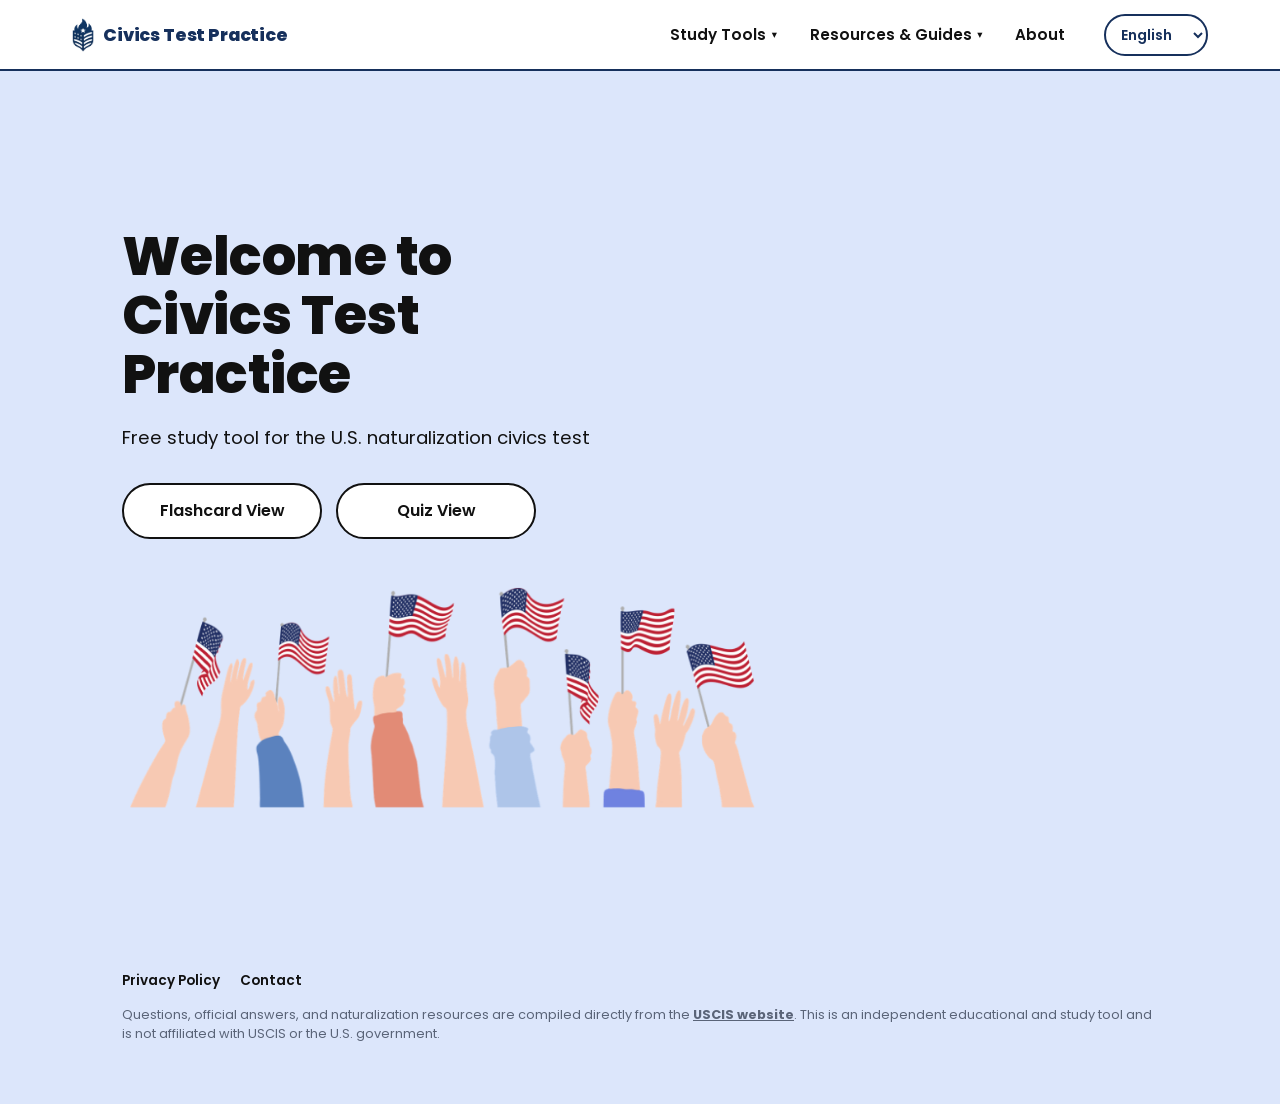
<file: index.html>
<!DOCTYPE html>
<html lang="en">
<head>
  <meta charset="UTF-8" />
  <meta name="viewport" content="width=device-width, initial-scale=1.0" />
  <title>Civics Test Practice</title>

  <link rel="preconnect" href="https://fonts.googleapis.com">
  <link href="https://fonts.googleapis.com/css2?family=Poppins:wght@400;500;600;700;800&display=swap" rel="stylesheet">

  <link rel="stylesheet" href="style.css" />

  <!-- Google Analytics (GA4) -->
  <script>
  // If you set the developer_mode flag in your console, tracking turns off completely
  if (localStorage.getItem('developer_mode') === 'true') {
    window['ga-disable-G-DH69FR63HZ'] = true; 
  }
  </script>
  <script async src="https://www.googletagmanager.com/gtag/js?id=G-DH69FR63HZ"></script>
  <script>
    window.dataLayer = window.dataLayer || [];
    function gtag(){dataLayer.push(arguments);}
    gtag('js', new Date());
    gtag('config', 'G-DH69FR63HZ');
  </script>
    <script async src="https://pagead2.googlesyndication.com/pagead/js/adsbygoogle.js?client=ca-pub-1630503603645187"
     crossorigin="anonymous">
  </script>
</head>
<body>

  <header class="site-nav">
    <div class="site-nav-inner">
      <a class="site-logo" href="index.html">
        <img src="logo-icon.png" alt="" class="site-logo-icon" />
        <span class="site-logo-text">Civics Test Practice</span>
      </a>

      <nav class="site-nav-links" id="siteNavLinks">
        <div class="nav-dropdown">
          <button class="nav-dropdown-trigger" type="button" aria-expanded="false">
            <span data-i18n="nav.studyTools">Study Tools</span> <span class="nav-caret">&#9662;</span>
          </button>
          <div class="nav-dropdown-menu">
            <a href="index.html#flashcards" class="nav-dropdown-item">
              <span class="nav-item-title" data-i18n="nav.flashcards.title">Civics Flashcards</span>
              <span class="nav-item-sub" data-i18n="nav.flashcards.sub">Master the questions with active recall</span>
            </a>
            <a href="index.html#quiz" class="nav-dropdown-item">
              <span class="nav-item-title" data-i18n="nav.quiz.title">Civics Quiz Mode</span>
              <span class="nav-item-sub" data-i18n="nav.quiz.sub">Test your knowledge with mock exams</span>
            </a>
            <a href="english-practice.html" class="nav-dropdown-item">
              <span class="nav-item-title" data-i18n="nav.english.title">English Test Practice</span>
              <span class="nav-item-sub" data-i18n="nav.english.sub">Practice official reading and writing vocabulary</span>
            </a>
          </div>
        </div>

        <div class="nav-dropdown">
          <button class="nav-dropdown-trigger" type="button" aria-expanded="false">
            <span data-i18n="nav.resources">Resources &amp; Guides</span> <span class="nav-caret">&#9662;</span>
          </button>
          <div class="nav-dropdown-menu">
            <a href="process.html" class="nav-dropdown-item">
              <span class="nav-item-title" data-i18n="nav.process.title">Naturalization Process</span>
              <span class="nav-item-sub" data-i18n="nav.process.sub">Step-by-step guide from N-400 to Oath</span>
            </a>
            <a href="test-format.html" class="nav-dropdown-item">
              <span class="nav-item-title" data-i18n="nav.testFormat.title">Test Format &amp; Rules</span>
              <span class="nav-item-sub" data-i18n="nav.testFormat.sub">Understand passing scores, test formats, and exemptions</span>
            </a>
            <a href="resources.html" class="nav-dropdown-item">
              <span class="nav-item-title" data-i18n="nav.officialResources.title">Official USCIS Resources</span>
              <span class="nav-item-sub" data-i18n="nav.officialResources.sub">Access official study booklets and materials</span>
            </a>
            <a href="faq.html" class="nav-dropdown-item">
              <span class="nav-item-title" data-i18n="nav.faq.title">FAQ</span>
              <span class="nav-item-sub" data-i18n="nav.faq.sub">Quick answers to common citizenship test questions</span>
            </a>
          </div>
        </div>

        <a class="nav-simple-link" href="about.html" data-i18n="nav.about">About</a>
      </nav>

      <div class="site-nav-right">
        <select id="languageSelect" class="lang-select" aria-label="Choose language">
          <option value="en">English</option>
          <option value="es">Español</option>
        </select>
      </div>

      <button class="nav-hamburger" id="navHamburger" type="button" aria-label="Open menu" aria-expanded="false">
        <span></span><span></span><span></span>
      </button>
    </div>
  </header>

  <!-- ============================================================
       ONBOARDING — always shown first. Determines which test
       version (2008 or 2025) and whether 65/20 applies, before
       anything else is visible.
       ============================================================ -->
  <div id="onboardStep1" class="view onboard-view" hidden>
    <div class="onboard-card">
      <span class="onboard-eyebrow" data-i18n="onboard.step1.eyebrow">Step 1 of 2</span>
      <div class="onboard-progress"><div class="onboard-progress-fill" style="width:50%"></div></div>
      <h1 data-i18n="onboard.step1.title">A couple quick questions first</h1>

      <label class="onboard-field">
        <span data-i18n="onboard.ageLabel">How old are you?</span>
        <input type="number" id="ageInput" min="0" max="120" placeholder="e.g. 42" />
      </label>

      <label class="onboard-field">
        <span data-i18n="onboard.lprLabel">How many years have you been a lawful permanent resident (green card holder)?</span>
        <input type="number" id="lprYearsInput" min="0" max="100" placeholder="e.g. 5" />
      </label>

      <div class="onboard-why" data-i18n-html="onboard.step1.why">
        <strong>Why we ask:</strong> If you're 65 or older and have been a permanent
        resident for 20+ years, USCIS lets you study a shorter list of just 20
        questions instead of the full test &mdash; this is called the &ldquo;65/20&rdquo; rule.
      </div>

      <p class="onboard-error" id="step1Error" hidden data-i18n="onboard.step1.error">Please fill in both fields.</p>
      <button id="onboardNext1" class="btn btn-dark" type="button" data-i18n="onboard.continue">Continue &rarr;</button>
    </div>
  </div>

  <div id="onboardStep2" class="view onboard-view" hidden>
    <div class="onboard-card">
      <span class="onboard-eyebrow" data-i18n="onboard.step2.eyebrow">Step 2 of 2</span>
      <div class="onboard-progress"><div class="onboard-progress-fill" style="width:100%"></div></div>
      <h1 data-i18n="onboard.step2.title">When did you file (or plan to file) Form N-400?</h1>

      <label class="onboard-field">
        <span data-i18n="onboard.filingDateLabel">Filing date</span>
        <input type="date" id="filingDateInput" />
      </label>

      <div class="onboard-why" data-i18n-html="onboard.step2.why">
        <strong>Why we ask:</strong> Your test version depends on your <em>filing</em>
        date, not your interview date. If you filed before October 20, 2025,
        you'll take the 2008 test (100 questions). On or after that date,
        you'll take the 2025 test (128 questions).
      </div>

      <p class="onboard-error" id="step2Error" hidden data-i18n="onboard.step2.error">Please select a date.</p>
      <button id="onboardNext2" class="btn btn-dark" type="button" data-i18n="onboard.startStudying">Start Studying &rarr;</button>
    </div>
  </div>

  <!-- ============================================================
       LANDING VIEW — shown after onboarding
       ============================================================ -->
  <div id="landingView" class="view">
    <div class="landing-inner">
      <div class="landing-copy">
        <h1 data-i18n-html="landing.headline">Welcome to<br>Civics Test<br>Practice</h1>
        <p class="landing-tagline" data-i18n="landing.tagline">Free study tool for the U.S. naturalization civics test</p>
        <div class="landing-buttons">
          <button id="goFlashcards" class="btn btn-outline landing-btn" type="button" data-i18n="landing.flashcardBtn">Flashcard View</button>
          <button id="goQuiz" class="btn btn-outline landing-btn" type="button" data-i18n="landing.quizBtn">Quiz View</button>
        </div>
      </div>

      <!-- Your illustration, cropped from the file you provided -->
      <img class="landing-art" src="landing-flags.png" alt="Illustration of hands holding American flags" />
    </div>
  </div>

  <!-- ============================================================
       APP SHELL — everything else lives in here, hidden by default.
       Only landingView OR appShell is visible at any time.
       ============================================================ -->
  <div id="appShell" class="view" hidden>

    <header class="app-topbar" hidden>
      <button id="homeBtn" class="icon-btn" type="button" data-i18n="app.homeBtn">&larr; Home</button>

      <div class="topbar-controls">
        <span class="version-badge" id="versionBadge"></span>
        <label class="pill-checkbox" id="sixtyFiveTwentyToggleWrap" hidden>
          <input type="checkbox" id="sixtyFiveTwentyToggle" />
          <span>Study 65/20 set only</span>
        </label>
        <select id="categoryFilter"></select>
      </div>
    </header>

    <!-- ---------------- FLASHCARD MODE ----------------
         A single static card. Clicking it swaps between the
         question face and the answer face — no 3D flip. -->
    <section id="flashcardMode" class="mode-panel" hidden>

      <div class="static-card" id="flashCard">
        <span class="tag" id="cardTag">CARD 01/128</span>

        <div class="card-face-viewport">
          <div class="card-face" id="flashQuestionFace">
            <p class="big-text" id="questionText">Loading&hellip;</p>
          </div>

          <div class="card-face card-face-answer face-hidden-right" id="flashAnswerFace">
            <span class="eyebrow" data-i18n="app.answer">Answer</span>
            <ul class="answer-list" id="answerList"></ul>
          </div>
        </div>

        <button class="speak-btn" id="flashSpeakBtn"
                type="button" aria-label="Read this aloud">&#128266;</button>
      </div>

      <div class="deck-controls">
        <button id="prevCard" class="btn btn-gray nav-btn" type="button" data-i18n="app.previous">&larr; Previous</button>
        <button id="shuffleCards" class="btn btn-outline" type="button" data-i18n="app.shuffle">Shuffle</button>
        <button id="nextCard" class="btn btn-gray nav-btn" type="button" data-i18n="app.next">Next &rarr;</button>
      </div>
    </section>

    <!-- ---------------- QUIZ MODE ----------------
         Question card + an answer card with a typed-answer box.
         Show Answer reveals the official answer BELOW the box. -->
    <section id="quizMode" class="mode-panel" hidden>

      <div class="quiz-columns">
        <div class="q-card">
          <span class="tag" id="quizTag">QUESTION 01/128</span>
          <button class="speak-btn" id="quizSpeakBtn" type="button" aria-label="Read the question aloud">&#128266;</button>
          <button class="bookmark-btn" id="quizBookmarkBtn" type="button" aria-label="Bookmark this question">&#9734;</button>
          <p class="big-text" id="quizQuestionText">Loading&hellip;</p>
        </div>

        <div class="a-card">
          <span class="eyebrow" data-i18n="app.answer">Answer</span>
          <textarea id="userAnswerInput" class="answer-input" placeholder="Type your answer here&hellip;" data-i18n-placeholder="app.answerPlaceholder"></textarea>

          <button id="showAnswerBtn" class="btn btn-gray" type="button" data-i18n="app.showAnswer">Show Answer</button>

          <div class="answer-reveal" id="answerReveal" hidden>
            <div class="answer-reveal-header">
              <span class="eyebrow" data-i18n="app.correctAnswer">Correct Answer</span>
              <button class="speak-btn speak-btn-inline" id="answerSpeakBtn" type="button" aria-label="Read the answer aloud">&#128266;</button>
            </div>
            <ul id="correctAnswerList"></ul>
          </div>
        </div>
      </div>

      <div class="deck-controls">
        <button id="prevQuizBtn" class="btn btn-gray nav-btn" type="button" data-i18n="app.previous">&larr; Previous</button>
        <button id="shuffleQuizBtn" class="btn btn-outline" type="button" data-i18n="app.shuffle">Shuffle</button>
        <button id="nextQuizBtn" class="btn btn-gray nav-btn" type="button" data-i18n="app.next">Next &rarr;</button>
      </div>
    </section>

    <!-- ---------------- COMPLETION VIEW ---------------- -->
    <section id="completionView" class="mode-panel" hidden>
      <div class="completion-inner">
        <div class="completion-copy">
          <div class="trophy" aria-hidden="true">&#127942;</div>
          <h2>You just reviewed the entire question bank</h2>
          <div class="completion-buttons">
            <button id="reviewStarredBtn" class="btn btn-outline" type="button">Review Bookmarked Questions</button>
            <button id="restartAllBtn" class="btn btn-gray" type="button">Study Again (All Questions)</button>
          </div>
          <p class="completion-note" id="completionNote"></p>
        </div>

        <svg class="completion-art" viewBox="0 0 260 260" xmlns="http://www.w3.org/2000/svg" aria-hidden="true">
          <g stroke="#111" stroke-width="2.5" stroke-linejoin="round">
            <circle cx="130" cy="105" r="70" fill="#F3EEDF"/>
            <path d="M130,35 l14,28 30,4 -22,21 5,30 -27,-14 -27,14 5,-30 -22,-21 30,-4 z" fill="#A9822E"/>
            <path d="M108,160 l-18,60 24,-14 16,20 14,-58" fill="#A3312A"/>
            <path d="M152,160 l18,60 -24,-14 -16,20 -14,-58" fill="#1B2A44"/>
          </g>
        </svg>
      </div>
    </section>

  </div>

  <footer class="site-footer">
    <nav class="footer-links">
      <a href="privacy.html" data-i18n="footer.privacy">Privacy Policy</a>
      <a href="contact.html" data-i18n="footer.contact">Contact</a>
    </nav>
    <p>Questions, official answers, and naturalization resources are compiled directly from the <a href="https://www.uscis.gov/citizenship" target="_blank" rel="noopener">USCIS website</a>. This is an independent educational and study tool and is not affiliated with USCIS or the U.S. government.</p>
  </footer>

  <script src="data-2025.js"></script>
  <script src="data-2008.js"></script>
  <script src="script.js"></script>
  <script src="i18n.js"></script>
  <script src="nav.js"></script>
</body>
</html>
</file>
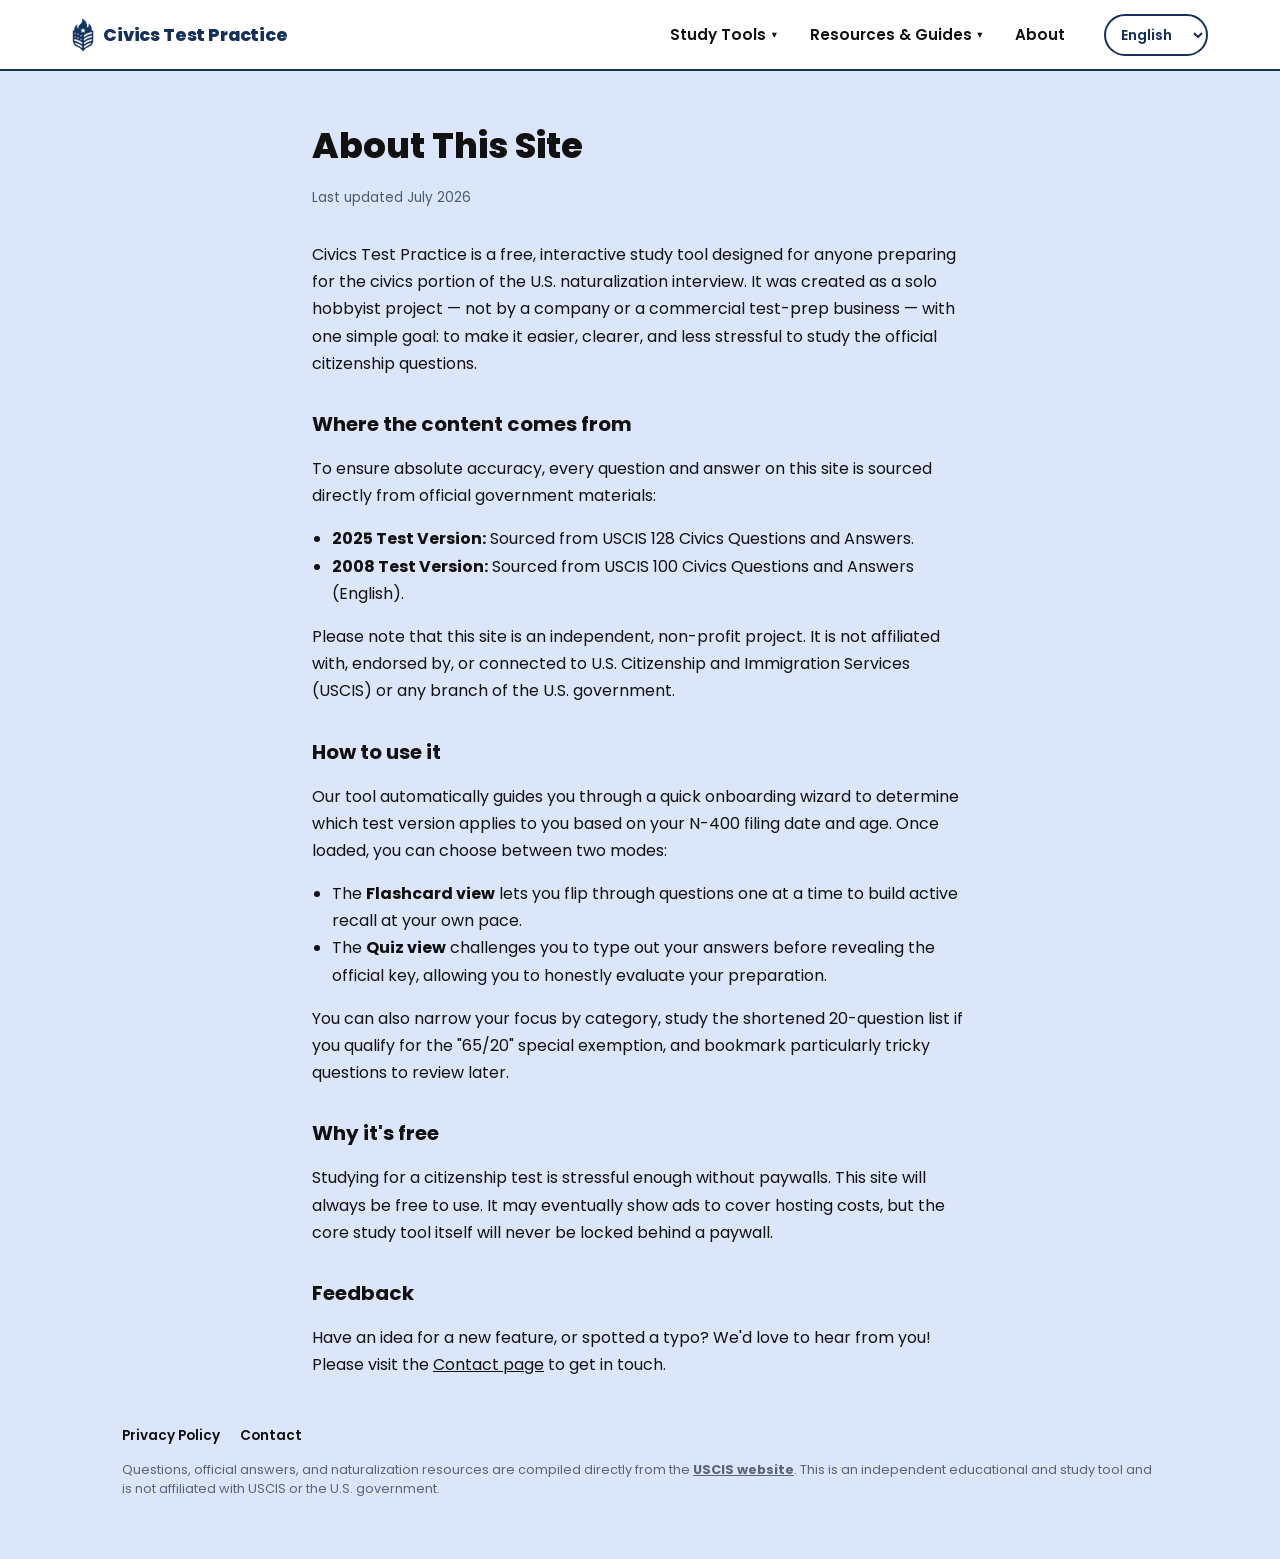
<file: about.html>
<!DOCTYPE html>
<html lang="en">
<head>
  <meta charset="UTF-8" />
  <meta name="viewport" content="width=device-width, initial-scale=1.0" />
  <title>About &mdash; Civics Test Practice</title>

  <link rel="preconnect" href="https://fonts.googleapis.com">
  <link href="https://fonts.googleapis.com/css2?family=Poppins:wght@400;500;600;700;800&display=swap" rel="stylesheet">
  <link rel="stylesheet" href="style.css" />

  <!-- Google Analytics (GA4) -->
  <script>
  // If you set the developer_mode flag in your console, tracking turns off completely
  if (localStorage.getItem('developer_mode') === 'true') {
    window['ga-disable-G-DH69FR63HZ'] = true; 
  }
  </script>
  <script async src="https://www.googletagmanager.com/gtag/js?id=G-DH69FR63HZ"></script>
  <script>
    window.dataLayer = window.dataLayer || [];
    function gtag(){dataLayer.push(arguments);}
    gtag('js', new Date());
    gtag('config', 'G-DH69FR63HZ');
  </script>
  <script async src="https://pagead2.googlesyndication.com/pagead/js/adsbygoogle.js?client=ca-pub-1630503603645187"
     crossorigin="anonymous">
  </script>
</head>
<body>

  <header class="site-nav">
    <div class="site-nav-inner">
      <a class="site-logo" href="index.html">
        <img src="logo-icon.png" alt="" class="site-logo-icon" />
        <span class="site-logo-text">Civics Test Practice</span>
      </a>

      <nav class="site-nav-links" id="siteNavLinks">
        <div class="nav-dropdown">
          <button class="nav-dropdown-trigger" type="button" aria-expanded="false">
            <span data-i18n="nav.studyTools">Study Tools</span> <span class="nav-caret">&#9662;</span>
          </button>
          <div class="nav-dropdown-menu">
            <a href="index.html#flashcards" class="nav-dropdown-item">
              <span class="nav-item-title" data-i18n="nav.flashcards.title">Civics Flashcards</span>
              <span class="nav-item-sub" data-i18n="nav.flashcards.sub">Master the questions with active recall</span>
            </a>
            <a href="index.html#quiz" class="nav-dropdown-item">
              <span class="nav-item-title" data-i18n="nav.quiz.title">Civics Quiz Mode</span>
              <span class="nav-item-sub" data-i18n="nav.quiz.sub">Test your knowledge with mock exams</span>
            </a>
            <a href="english-practice.html" class="nav-dropdown-item">
              <span class="nav-item-title" data-i18n="nav.english.title">English Test Practice</span>
              <span class="nav-item-sub" data-i18n="nav.english.sub">Practice official reading and writing vocabulary</span>
            </a>
          </div>
        </div>

        <div class="nav-dropdown">
          <button class="nav-dropdown-trigger" type="button" aria-expanded="false">
            <span data-i18n="nav.resources">Resources &amp; Guides</span> <span class="nav-caret">&#9662;</span>
          </button>
          <div class="nav-dropdown-menu">
            <a href="process.html" class="nav-dropdown-item">
              <span class="nav-item-title" data-i18n="nav.process.title">Naturalization Process</span>
              <span class="nav-item-sub" data-i18n="nav.process.sub">Step-by-step guide from N-400 to Oath</span>
            </a>
            <a href="test-format.html" class="nav-dropdown-item">
              <span class="nav-item-title" data-i18n="nav.testFormat.title">Test Format &amp; Rules</span>
              <span class="nav-item-sub" data-i18n="nav.testFormat.sub">Understand passing scores, test formats, and exemptions</span>
            </a>
            <a href="resources.html" class="nav-dropdown-item">
              <span class="nav-item-title" data-i18n="nav.officialResources.title">Official USCIS Resources</span>
              <span class="nav-item-sub" data-i18n="nav.officialResources.sub">Access official study booklets and materials</span>
            </a>
            <a href="faq.html" class="nav-dropdown-item">
              <span class="nav-item-title" data-i18n="nav.faq.title">FAQ</span>
              <span class="nav-item-sub" data-i18n="nav.faq.sub">Quick answers to common citizenship test questions</span>
            </a>
          </div>
        </div>

        <a class="nav-simple-link" href="about.html" data-i18n="nav.about">About</a>
      </nav>

      <div class="site-nav-right">
        <select id="languageSelect" class="lang-select" aria-label="Choose language">
          <option value="en">English</option>
          <option value="es">Español</option>
        </select>
      </div>

      <button class="nav-hamburger" id="navHamburger" type="button" aria-label="Open menu" aria-expanded="false">
        <span></span><span></span><span></span>
      </button>
    </div>
  </header>

  <div class="content-page">

    <h1>About This Site</h1>
    <p class="updated-note">Last updated July 2026</p>
    <p>
      Civics Test Practice is a free, interactive study tool designed for anyone preparing for 
      the civics portion of the U.S. naturalization interview. It was created as a solo hobbyist 
      project &mdash; not by a company or a commercial test-prep business &mdash; with one simple goal: to make it 
      easier, clearer, and less stressful to study the official citizenship questions.
    </p>

    <h2>Where the content comes from</h2>
    <p>
      To ensure absolute accuracy, every question and answer on this site is sourced directly from official government materials:
    </p>
    <ul>
      <li><strong>2025 Test Version:</strong> Sourced from USCIS 128 Civics Questions and Answers.</li>
      <li><strong>2008 Test Version:</strong> Sourced from USCIS 100 Civics Questions and Answers (English).</li>
    </ul>
    <p>
      Please note that this site is an independent, non-profit project. It is not affiliated with, endorsed by, or connected to U.S. Citizenship and Immigration Services (USCIS) or any branch of the U.S. government.
    </p>

    <h2>How to use it</h2>
    <p>
      Our tool automatically guides you through a quick onboarding wizard to determine which test version applies to you based on your N-400 filing date and age. Once loaded, you can choose between two modes:
    </p>
    <ul>
      <li>The <strong>Flashcard view</strong> lets you flip through questions one at a time to build active recall at your own pace.</li>
      <li>The <strong>Quiz view</strong> challenges you to type out your answers before revealing the official key, allowing you to honestly evaluate your preparation.</li>
    </ul>
    <p>
      You can also narrow your focus by category, study the shortened 20-question list if you qualify for the "65/20" special exemption, and bookmark particularly tricky questions to review later.
    </p>  

    <h2>Why it's free</h2>
    <p>
      Studying for a citizenship test is stressful enough without paywalls.
      This site will always be free to use. It may eventually show ads to
      cover hosting costs, but the core study tool itself will never be
      locked behind a paywall.
    </p>

    <h2>Feedback</h2>
    <p>
      Have an idea for a new feature, or spotted a typo? We'd love to hear from you! Please visit the 
      <a href="contact.html">Contact page</a> to get in touch.
    </p>
  </div>

  <footer class="site-footer">
    <nav class="footer-links">
      <a href="privacy.html" data-i18n="footer.privacy">Privacy Policy</a>
      <a href="contact.html" data-i18n="footer.contact">Contact</a>
    </nav>
    <p>Questions, official answers, and naturalization resources are compiled directly from the <a href="https://www.uscis.gov/citizenship" target="_blank" rel="noopener">USCIS website</a>. This is an independent educational and study tool and is not affiliated with USCIS or the U.S. government.</p>
  </footer>

  <script src="i18n.js"></script>
  <script src="nav.js"></script>
</body>
</html>
</file>
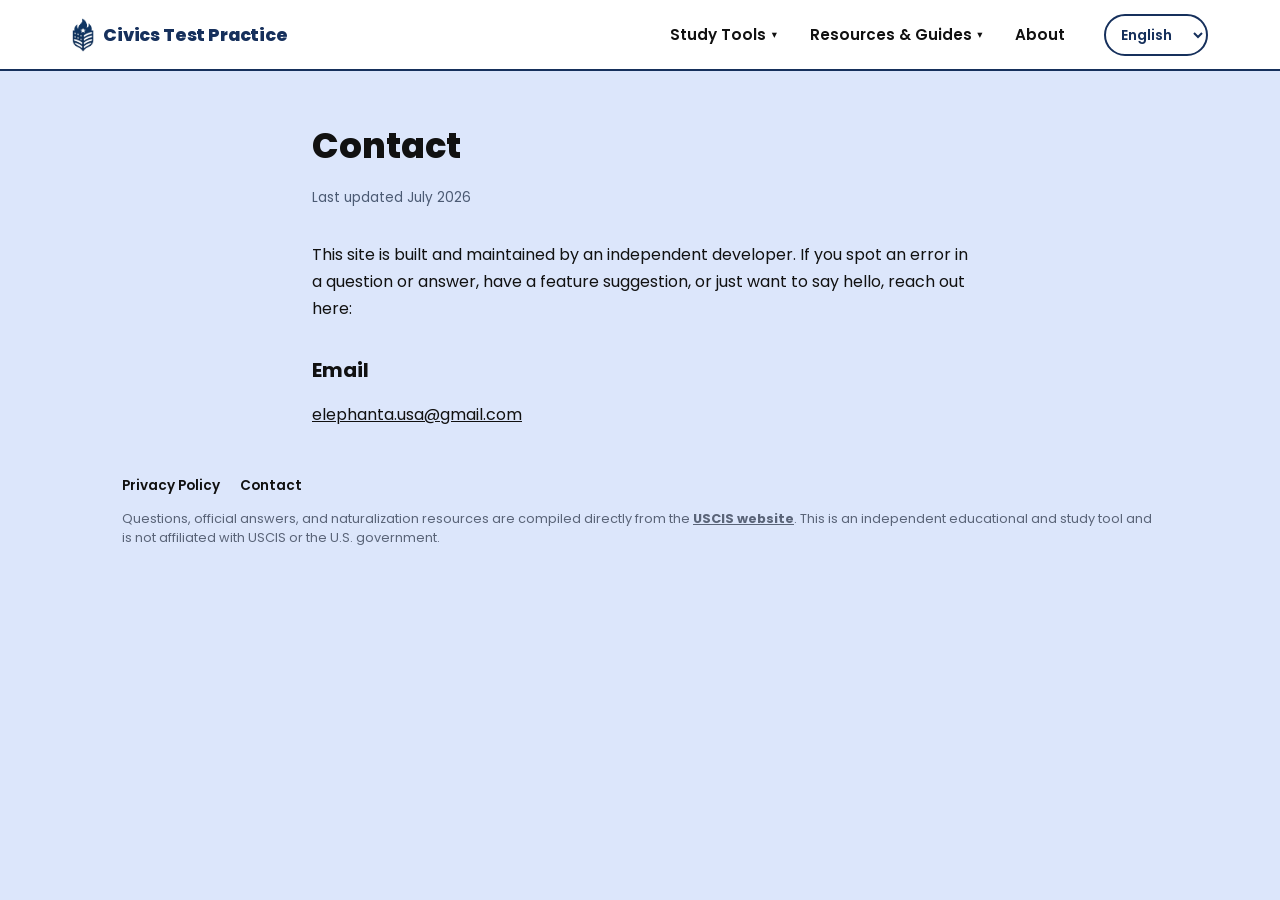
<file: contact.html>
<!DOCTYPE html>
<html lang="en">
<head>
  <meta charset="UTF-8" />
  <meta name="viewport" content="width=device-width, initial-scale=1.0" />
  <title>Contact &mdash; Civics Test Practice</title>

  <link rel="preconnect" href="https://fonts.googleapis.com">
  <link href="https://fonts.googleapis.com/css2?family=Poppins:wght@400;500;600;700;800&display=swap" rel="stylesheet">
  <link rel="stylesheet" href="style.css" />

  <!-- Google Analytics (GA4) -->
  <script>
  // If you set the developer_mode flag in your console, tracking turns off completely
  if (localStorage.getItem('developer_mode') === 'true') {
    window['ga-disable-G-DH69FR63HZ'] = true; 
  }
  </script>
  <script async src="https://www.googletagmanager.com/gtag/js?id=G-DH69FR63HZ"></script>
  <script>
    window.dataLayer = window.dataLayer || [];
    function gtag(){dataLayer.push(arguments);}
    gtag('js', new Date());
    gtag('config', 'G-DH69FR63HZ');
  </script>
  <script async src="https://pagead2.googlesyndication.com/pagead/js/adsbygoogle.js?client=ca-pub-1630503603645187"
     crossorigin="anonymous">
  </script>
</head>
<body>

  <header class="site-nav">
    <div class="site-nav-inner">
      <a class="site-logo" href="index.html">
        <img src="logo-icon.png" alt="" class="site-logo-icon" />
        <span class="site-logo-text">Civics Test Practice</span>
      </a>

      <nav class="site-nav-links" id="siteNavLinks">
        <div class="nav-dropdown">
          <button class="nav-dropdown-trigger" type="button" aria-expanded="false">
            <span data-i18n="nav.studyTools">Study Tools</span> <span class="nav-caret">&#9662;</span>
          </button>
          <div class="nav-dropdown-menu">
            <a href="index.html#flashcards" class="nav-dropdown-item">
              <span class="nav-item-title" data-i18n="nav.flashcards.title">Civics Flashcards</span>
              <span class="nav-item-sub" data-i18n="nav.flashcards.sub">Master the questions with active recall</span>
            </a>
            <a href="index.html#quiz" class="nav-dropdown-item">
              <span class="nav-item-title" data-i18n="nav.quiz.title">Civics Quiz Mode</span>
              <span class="nav-item-sub" data-i18n="nav.quiz.sub">Test your knowledge with mock exams</span>
            </a>
            <a href="english-practice.html" class="nav-dropdown-item">
              <span class="nav-item-title" data-i18n="nav.english.title">English Test Practice</span>
              <span class="nav-item-sub" data-i18n="nav.english.sub">Practice official reading and writing vocabulary</span>
            </a>
          </div>
        </div>

        <div class="nav-dropdown">
          <button class="nav-dropdown-trigger" type="button" aria-expanded="false">
            <span data-i18n="nav.resources">Resources &amp; Guides</span> <span class="nav-caret">&#9662;</span>
          </button>
          <div class="nav-dropdown-menu">
            <a href="process.html" class="nav-dropdown-item">
              <span class="nav-item-title" data-i18n="nav.process.title">Naturalization Process</span>
              <span class="nav-item-sub" data-i18n="nav.process.sub">Step-by-step guide from N-400 to Oath</span>
            </a>
            <a href="test-format.html" class="nav-dropdown-item">
              <span class="nav-item-title" data-i18n="nav.testFormat.title">Test Format &amp; Rules</span>
              <span class="nav-item-sub" data-i18n="nav.testFormat.sub">Understand passing scores, test formats, and exemptions</span>
            </a>
            <a href="resources.html" class="nav-dropdown-item">
              <span class="nav-item-title" data-i18n="nav.officialResources.title">Official USCIS Resources</span>
              <span class="nav-item-sub" data-i18n="nav.officialResources.sub">Access official study booklets and materials</span>
            </a>
            <a href="faq.html" class="nav-dropdown-item">
              <span class="nav-item-title" data-i18n="nav.faq.title">FAQ</span>
              <span class="nav-item-sub" data-i18n="nav.faq.sub">Quick answers to common citizenship test questions</span>
            </a>
          </div>
        </div>

        <a class="nav-simple-link" href="about.html" data-i18n="nav.about">About</a>
      </nav>

      <div class="site-nav-right">
        <select id="languageSelect" class="lang-select" aria-label="Choose language">
          <option value="en">English</option>
          <option value="es">Español</option>
        </select>
      </div>

      <button class="nav-hamburger" id="navHamburger" type="button" aria-label="Open menu" aria-expanded="false">
        <span></span><span></span><span></span>
      </button>
    </div>
  </header>

  <div class="content-page">
    <h1>Contact</h1>
    <p class="updated-note">Last updated July 2026</p>

    <p>
      This site is built and maintained by an independent developer. If you
      spot an error in a question or answer, have a feature suggestion, or
      just want to say hello, reach out here:
    </p>

    <h2>Email</h2>
    <p>
      <a href="mailto:elephanta.usa@gmail.com">elephanta.usa@gmail.com</a>
    </p>
  </div>

  <footer class="site-footer">
    <nav class="footer-links">
      <a href="privacy.html" data-i18n="footer.privacy">Privacy Policy</a>
      <a href="contact.html" data-i18n="footer.contact">Contact</a>
    </nav>
    <p>Questions, official answers, and naturalization resources are compiled directly from the <a href="https://www.uscis.gov/citizenship" target="_blank" rel="noopener">USCIS website</a>. This is an independent educational and study tool and is not affiliated with USCIS or the U.S. government.</p>
  </footer>

  <script src="i18n.js"></script>
  <script src="nav.js"></script>
</body>
</html>
</file>
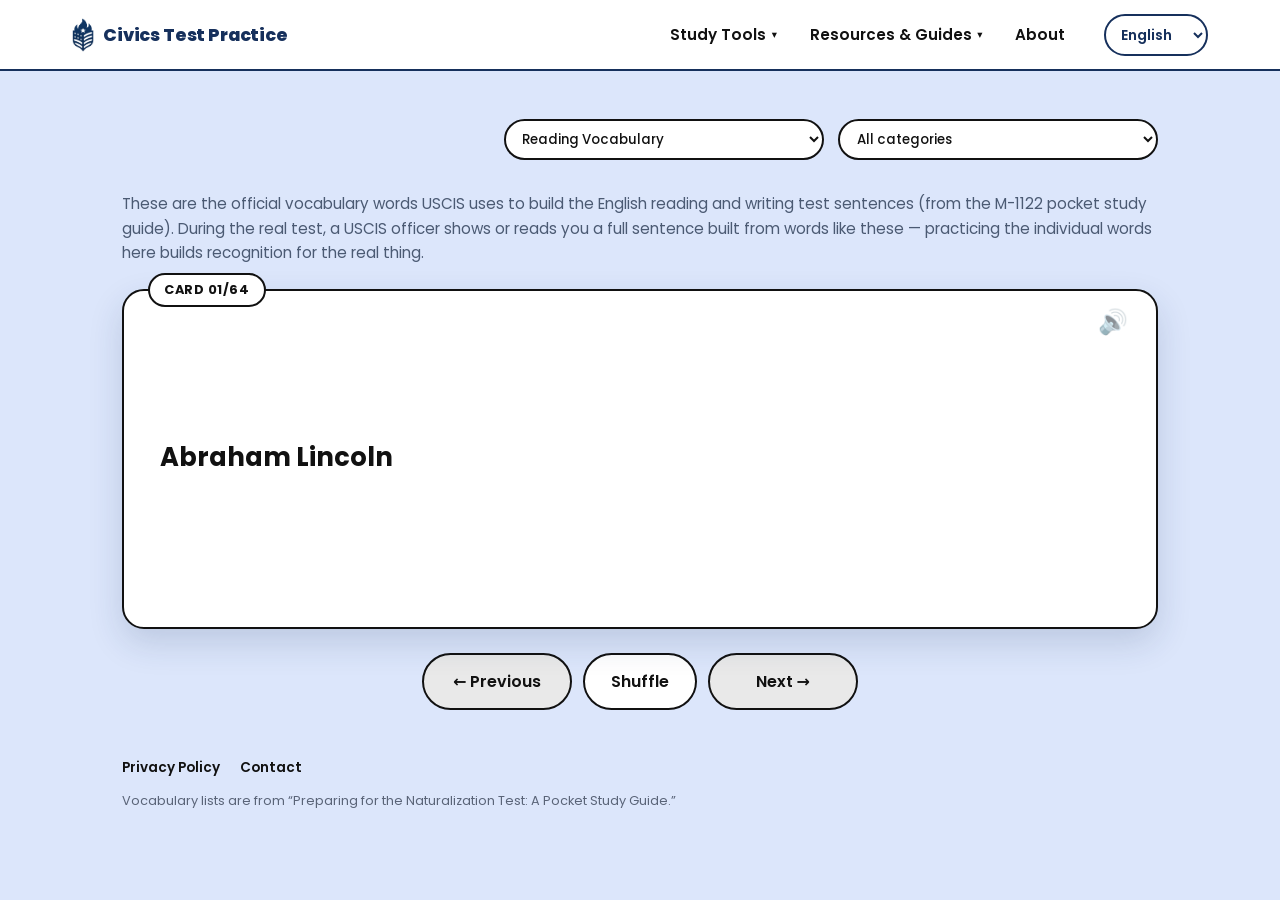
<file: english-practice.html>
<!DOCTYPE html>
<html lang="en">
<head>
  <meta charset="UTF-8" />
  <meta name="viewport" content="width=device-width, initial-scale=1.0" />
  <title>English Test Practice &mdash; Civics Test Practice</title>

  <link rel="preconnect" href="https://fonts.googleapis.com">
  <link href="https://fonts.googleapis.com/css2?family=Poppins:wght@400;500;600;700;800&display=swap" rel="stylesheet">
  <link rel="stylesheet" href="style.css" />

  <script>
  // If you set the developer_mode flag in your console, tracking turns off completely
  if (localStorage.getItem('developer_mode') === 'true') {
    window['ga-disable-G-DH69FR63HZ'] = true; 
  }
  </script>
  <script async src="https://www.googletagmanager.com/gtag/js?id=G-DH69FR63HZ"></script>
  <script>
    window.dataLayer = window.dataLayer || [];
    function gtag(){dataLayer.push(arguments);}
    gtag('js', new Date());
    gtag('config', 'G-DH69FR63HZ');
  </script>
  <script async src="https://pagead2.googlesyndication.com/pagead/js/adsbygoogle.js?client=ca-pub-1630503603645187"
     crossorigin="anonymous">
  </script>
</head>
<body>

  <header class="site-nav">
    <div class="site-nav-inner">
      <a class="site-logo" href="index.html">
        <img src="logo-icon.png" alt="" class="site-logo-icon" />
        <span class="site-logo-text">Civics Test Practice</span>
      </a>

      <nav class="site-nav-links" id="siteNavLinks">
        <div class="nav-dropdown">
          <button class="nav-dropdown-trigger" type="button" aria-expanded="false">
            <span data-i18n="nav.studyTools">Study Tools</span> <span class="nav-caret">&#9662;</span>
          </button>
          <div class="nav-dropdown-menu">
            <a href="index.html#flashcards" class="nav-dropdown-item">
              <span class="nav-item-title" data-i18n="nav.flashcards.title">Civics Flashcards</span>
              <span class="nav-item-sub" data-i18n="nav.flashcards.sub">Master the questions with active recall</span>
            </a>
            <a href="index.html#quiz" class="nav-dropdown-item">
              <span class="nav-item-title" data-i18n="nav.quiz.title">Civics Quiz Mode</span>
              <span class="nav-item-sub" data-i18n="nav.quiz.sub">Test your knowledge with mock exams</span>
            </a>
            <a href="english-practice.html" class="nav-dropdown-item">
              <span class="nav-item-title" data-i18n="nav.english.title">English Test Practice</span>
              <span class="nav-item-sub" data-i18n="nav.english.sub">Practice official reading and writing vocabulary</span>
            </a>
          </div>
        </div>

        <div class="nav-dropdown">
          <button class="nav-dropdown-trigger" type="button" aria-expanded="false">
            <span data-i18n="nav.resources">Resources &amp; Guides</span> <span class="nav-caret">&#9662;</span>
          </button>
          <div class="nav-dropdown-menu">
            <a href="process.html" class="nav-dropdown-item">
              <span class="nav-item-title" data-i18n="nav.process.title">Naturalization Process</span>
              <span class="nav-item-sub" data-i18n="nav.process.sub">Step-by-step guide from N-400 to Oath</span>
            </a>
            <a href="test-format.html" class="nav-dropdown-item">
              <span class="nav-item-title" data-i18n="nav.testFormat.title">Test Format &amp; Rules</span>
              <span class="nav-item-sub" data-i18n="nav.testFormat.sub">Understand passing scores, test formats, and exemptions</span>
            </a>
            <a href="resources.html" class="nav-dropdown-item">
              <span class="nav-item-title" data-i18n="nav.officialResources.title">Official USCIS Resources</span>
              <span class="nav-item-sub" data-i18n="nav.officialResources.sub">Access official study booklets and materials</span>
            </a>
            <a href="faq.html" class="nav-dropdown-item">
              <span class="nav-item-title" data-i18n="nav.faq.title">FAQ</span>
              <span class="nav-item-sub" data-i18n="nav.faq.sub">Quick answers to common citizenship test questions</span>
            </a>
          </div>
        </div>

        <a class="nav-simple-link" href="about.html" data-i18n="nav.about">About</a>
      </nav>

      <div class="site-nav-right">
        <select id="languageSelect" class="lang-select" aria-label="Choose language">
          <option value="en">English</option>
          <option value="es">Español</option>
        </select>
      </div>

      <button class="nav-hamburger" id="navHamburger" type="button" aria-label="Open menu" aria-expanded="false">
        <span></span><span></span><span></span>
      </button>
    </div>
  </header>

  <div id="appShell" class="view">

    <header class="app-topbar app-topbar-no-home">
      <div class="topbar-controls">
        <select id="listFilter">
          <option value="reading">Reading Vocabulary</option>
          <option value="writing">Writing Vocabulary</option>
        </select>
        <select id="categoryFilter"></select>
      </div>
    </header>

    <p class="page-intro">
      These are the official vocabulary words USCIS uses to build the English
      reading and writing test sentences (from the M-1122 pocket study
      guide). During the real test, a USCIS officer shows or reads you a
      full sentence built from words like these &mdash; practicing the
      individual words here builds recognition for the real thing.
    </p>

    <div class="static-card" id="vocabCard">
      <span class="tag" id="vocabTag">CARD 01/64</span>
      <button class="speak-btn" id="vocabSpeakBtn" type="button" aria-label="Read this aloud">&#128266;</button>
      <p class="big-text" id="vocabWord">Loading&hellip;</p>
    </div>

    <div class="deck-controls">
      <button id="prevWord" class="btn btn-gray nav-btn" type="button">&larr; Previous</button>
      <button id="shuffleWords" class="btn btn-outline" type="button">Shuffle</button>
      <button id="nextWord" class="btn btn-gray nav-btn" type="button">Next &rarr;</button>
    </div>
  </div>

  <footer class="site-footer">
    <nav class="footer-links">
      <a href="privacy.html" data-i18n="footer.privacy">Privacy Policy</a>
      <a href="contact.html" data-i18n="footer.contact">Contact</a>
    </nav>
    <p>Vocabulary lists are from &ldquo;Preparing for the Naturalization Test: A Pocket Study Guide.&rdquo;</p>
  </footer>

  <script src="english-vocab.js"></script>
  <script src="english-practice.js"></script>
  <script src="i18n.js"></script>
  <script src="nav.js"></script>
</body>
</html>
</file>
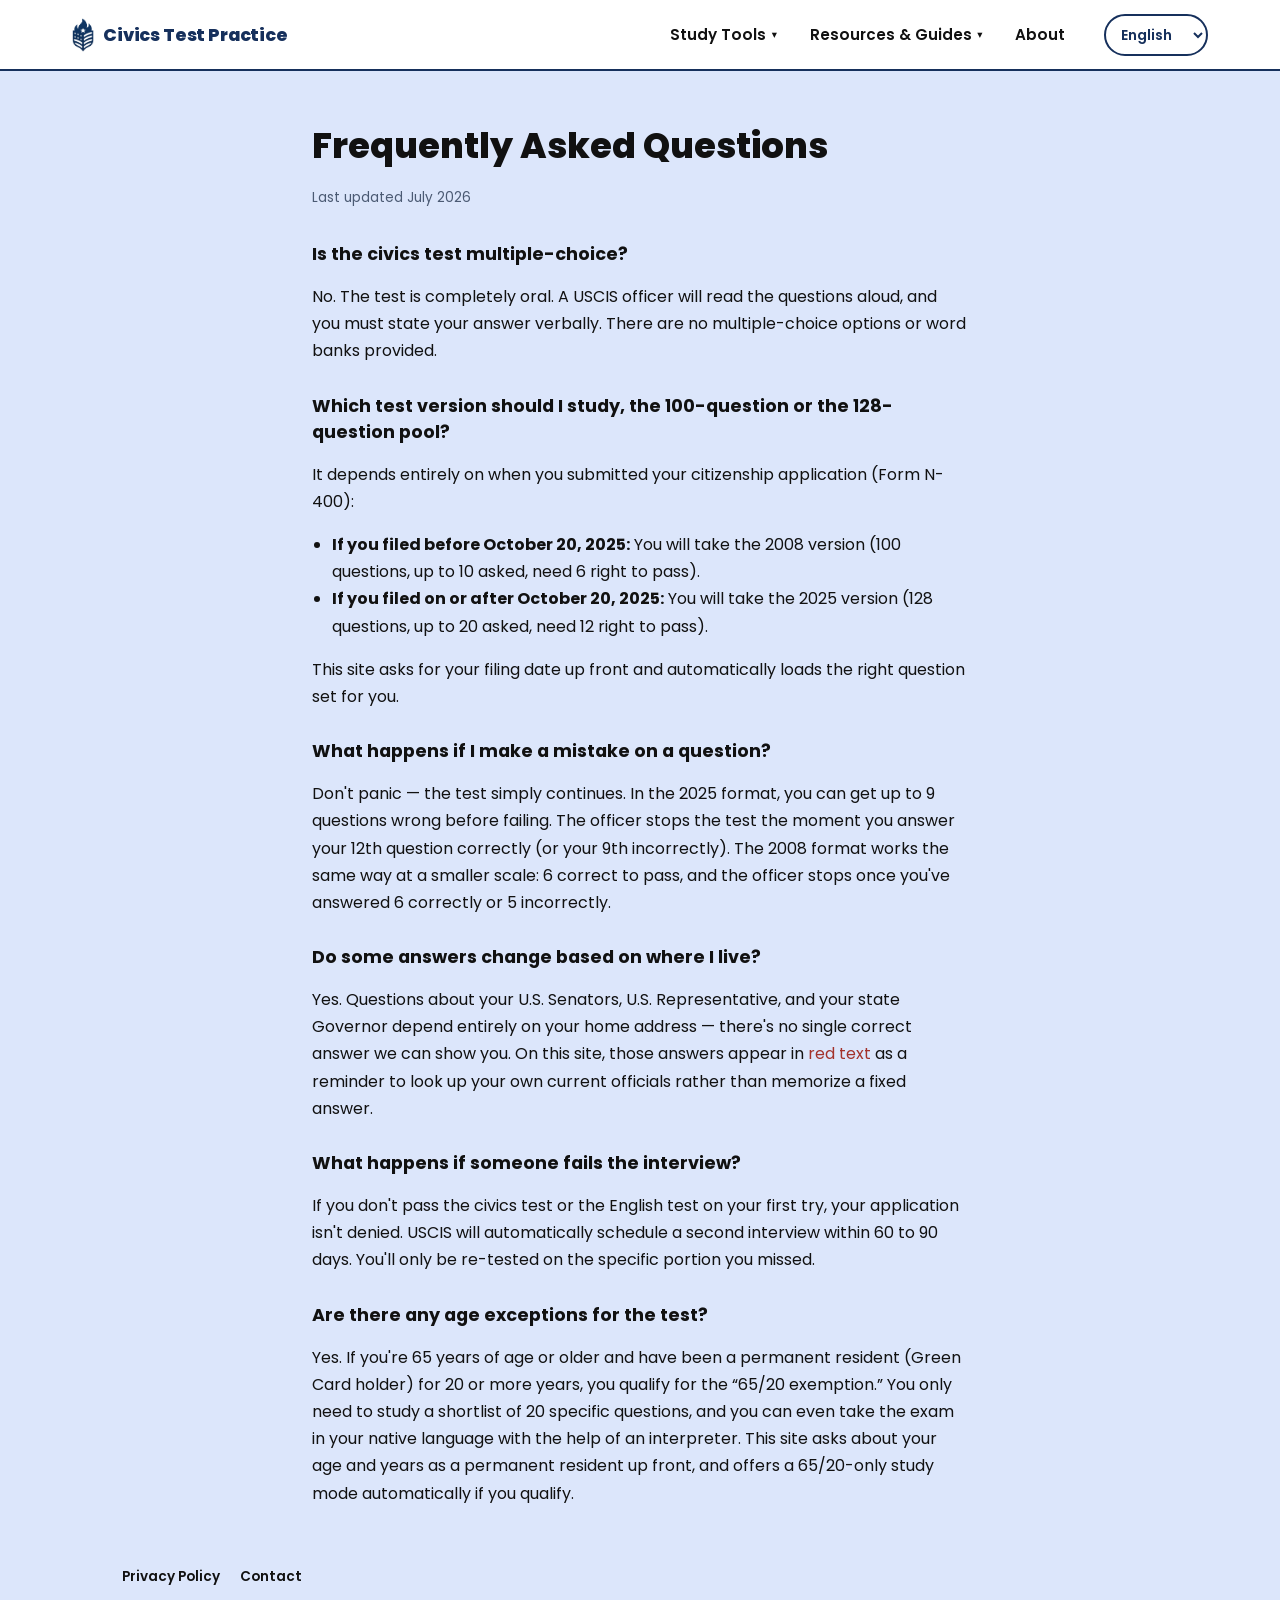
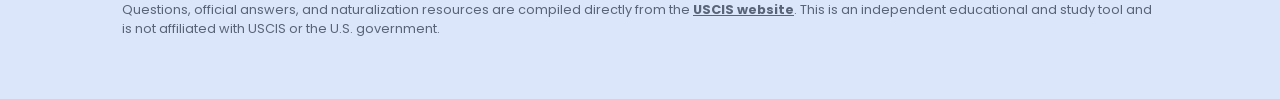
<file: faq.html>
<!DOCTYPE html>
<html lang="en">
<head>
  <meta charset="UTF-8" />
  <meta name="viewport" content="width=device-width, initial-scale=1.0" />
  <title>FAQ &mdash; Civics Test Practice</title>

  <link rel="preconnect" href="https://fonts.googleapis.com">
  <link href="https://fonts.googleapis.com/css2?family=Poppins:wght@400;500;600;700;800&display=swap" rel="stylesheet">
  <link rel="stylesheet" href="style.css" />

  <script>
  // If you set the developer_mode flag in your console, tracking turns off completely
  if (localStorage.getItem('developer_mode') === 'true') {
    window['ga-disable-G-DH69FR63HZ'] = true; 
  }
  </script>
  <script async src="https://www.googletagmanager.com/gtag/js?id=G-DH69FR63HZ"></script>
  <script>
    window.dataLayer = window.dataLayer || [];
    function gtag(){dataLayer.push(arguments);}
    gtag('js', new Date());
    gtag('config', 'G-DH69FR63HZ');
  </script>
  <script async src="https://pagead2.googlesyndication.com/pagead/js/adsbygoogle.js?client=ca-pub-1630503603645187"
     crossorigin="anonymous">
  </script>
</head>
<body>

  <header class="site-nav">
    <div class="site-nav-inner">
      <a class="site-logo" href="index.html">
        <img src="logo-icon.png" alt="" class="site-logo-icon" />
        <span class="site-logo-text">Civics Test Practice</span>
      </a>

      <nav class="site-nav-links" id="siteNavLinks">
        <div class="nav-dropdown">
          <button class="nav-dropdown-trigger" type="button" aria-expanded="false">
            <span data-i18n="nav.studyTools">Study Tools</span> <span class="nav-caret">&#9662;</span>
          </button>
          <div class="nav-dropdown-menu">
            <a href="index.html#flashcards" class="nav-dropdown-item">
              <span class="nav-item-title" data-i18n="nav.flashcards.title">Civics Flashcards</span>
              <span class="nav-item-sub" data-i18n="nav.flashcards.sub">Master the questions with active recall</span>
            </a>
            <a href="index.html#quiz" class="nav-dropdown-item">
              <span class="nav-item-title" data-i18n="nav.quiz.title">Civics Quiz Mode</span>
              <span class="nav-item-sub" data-i18n="nav.quiz.sub">Test your knowledge with mock exams</span>
            </a>
            <a href="english-practice.html" class="nav-dropdown-item">
              <span class="nav-item-title" data-i18n="nav.english.title">English Test Practice</span>
              <span class="nav-item-sub" data-i18n="nav.english.sub">Practice official reading and writing vocabulary</span>
            </a>
          </div>
        </div>

        <div class="nav-dropdown">
          <button class="nav-dropdown-trigger" type="button" aria-expanded="false">
            <span data-i18n="nav.resources">Resources &amp; Guides</span> <span class="nav-caret">&#9662;</span>
          </button>
          <div class="nav-dropdown-menu">
            <a href="process.html" class="nav-dropdown-item">
              <span class="nav-item-title" data-i18n="nav.process.title">Naturalization Process</span>
              <span class="nav-item-sub" data-i18n="nav.process.sub">Step-by-step guide from N-400 to Oath</span>
            </a>
            <a href="test-format.html" class="nav-dropdown-item">
              <span class="nav-item-title" data-i18n="nav.testFormat.title">Test Format &amp; Rules</span>
              <span class="nav-item-sub" data-i18n="nav.testFormat.sub">Understand passing scores, test formats, and exemptions</span>
            </a>
            <a href="resources.html" class="nav-dropdown-item">
              <span class="nav-item-title" data-i18n="nav.officialResources.title">Official USCIS Resources</span>
              <span class="nav-item-sub" data-i18n="nav.officialResources.sub">Access official study booklets and materials</span>
            </a>
            <a href="faq.html" class="nav-dropdown-item">
              <span class="nav-item-title" data-i18n="nav.faq.title">FAQ</span>
              <span class="nav-item-sub" data-i18n="nav.faq.sub">Quick answers to common citizenship test questions</span>
            </a>
          </div>
        </div>

        <a class="nav-simple-link" href="about.html" data-i18n="nav.about">About</a>
      </nav>

      <div class="site-nav-right">
        <select id="languageSelect" class="lang-select" aria-label="Choose language">
          <option value="en">English</option>
          <option value="es">Español</option>
        </select>
      </div>

      <button class="nav-hamburger" id="navHamburger" type="button" aria-label="Open menu" aria-expanded="false">
        <span></span><span></span><span></span>
      </button>
    </div>
  </header>

  <div class="content-page">
    <h1>Frequently Asked Questions</h1>
    <p class="updated-note">Last updated July 2026</p>

    <div class="faq-item">
      <h2>Is the civics test multiple-choice?</h2>
      <p>No. The test is completely oral. A USCIS officer will read the questions aloud, and you must state your answer verbally. There are no multiple-choice options or word banks provided.</p>
    </div>

    <div class="faq-item">
      <h2>Which test version should I study, the 100-question or the 128-question pool?</h2>
      <p>It depends entirely on when you submitted your citizenship application (Form N-400):</p>
      <ul>
        <li><strong>If you filed before October 20, 2025:</strong> You will take the 2008 version (100 questions, up to 10 asked, need 6 right to pass).</li>
        <li><strong>If you filed on or after October 20, 2025:</strong> You will take the 2025 version (128 questions, up to 20 asked, need 12 right to pass).</li>
      </ul>
      <p>This site asks for your filing date up front and automatically loads the right question set for you.</p>
    </div>

    <div class="faq-item">
      <h2>What happens if I make a mistake on a question?</h2>
      <p>Don't panic &mdash; the test simply continues. In the 2025 format, you can get up to 9 questions wrong before failing. The officer stops the test the moment you answer your 12th question correctly (or your 9th incorrectly). The 2008 format works the same way at a smaller scale: 6 correct to pass, and the officer stops once you've answered 6 correctly or 5 incorrectly.</p>
    </div>

    <div class="faq-item">
      <h2>Do some answers change based on where I live?</h2>
      <p>Yes. Questions about your U.S. Senators, U.S. Representative, and your state Governor depend entirely on your home address &mdash; there's no single correct answer we can show you. On this site, those answers appear in <span class="answer-varies">red text</span> as a reminder to look up your own current officials rather than memorize a fixed answer.</p>
    </div>

    <div class="faq-item">
      <h2>What happens if someone fails the interview?</h2>
      <p>If you don't pass the civics test or the English test on your first try, your application isn't denied. USCIS will automatically schedule a second interview within 60 to 90 days. You'll only be re-tested on the specific portion you missed.</p>
    </div>

    <div class="faq-item">
      <h2>Are there any age exceptions for the test?</h2>
      <p>Yes. If you're 65 years of age or older and have been a permanent resident (Green Card holder) for 20 or more years, you qualify for the &ldquo;65/20 exemption.&rdquo; You only need to study a shortlist of 20 specific questions, and you can even take the exam in your native language with the help of an interpreter. This site asks about your age and years as a permanent resident up front, and offers a 65/20-only study mode automatically if you qualify.</p>
    </div>

  </div>

  <footer class="site-footer">
    <nav class="footer-links">
      <a href="privacy.html" data-i18n="footer.privacy">Privacy Policy</a>
      <a href="contact.html" data-i18n="footer.contact">Contact</a>
    </nav>
    <p>Questions, official answers, and naturalization resources are compiled directly from the <a href="https://www.uscis.gov/citizenship" target="_blank" rel="noopener">USCIS website</a>. This is an independent educational and study tool and is not affiliated with USCIS or the U.S. government.</p>
  </footer>

  <script src="i18n.js"></script>
  <script src="nav.js"></script>
</body>
</html>
</file>
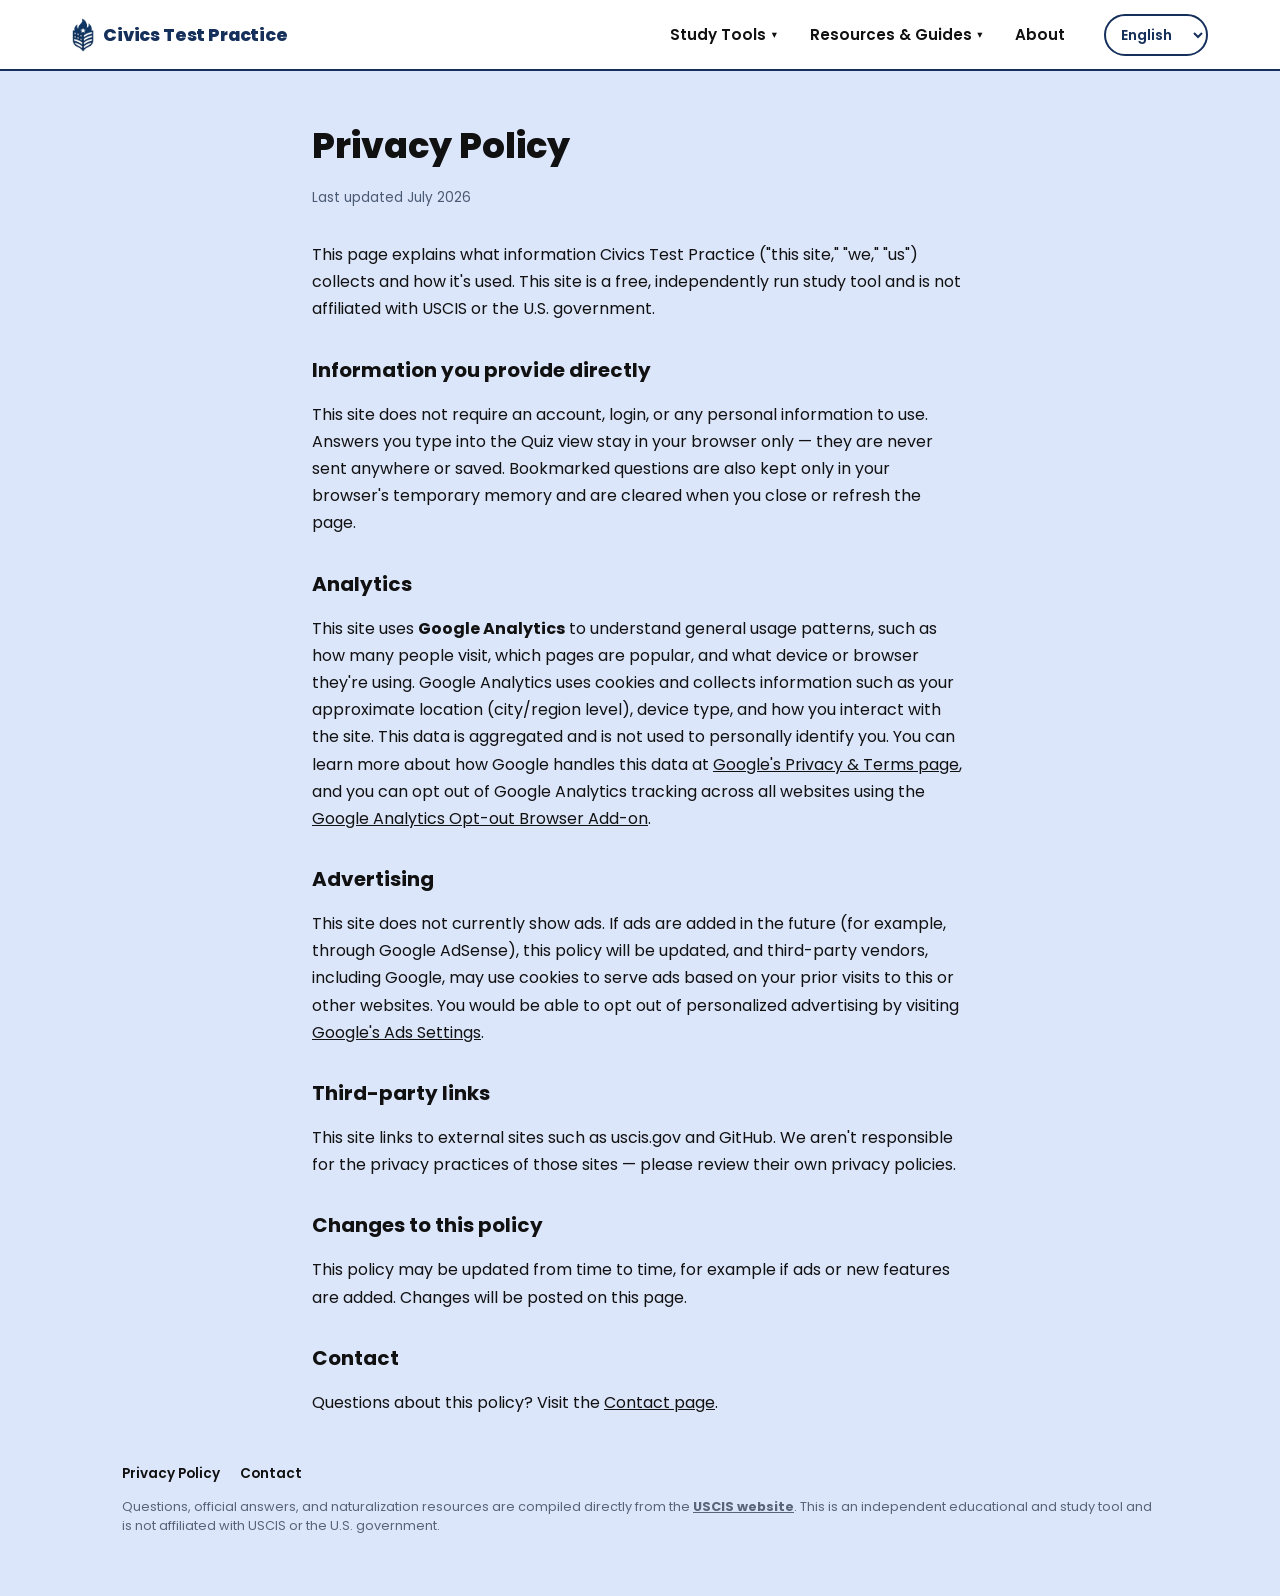
<file: privacy.html>
<!DOCTYPE html>
<html lang="en">
<head>
  <meta charset="UTF-8" />
  <meta name="viewport" content="width=device-width, initial-scale=1.0" />
  <title>Privacy Policy &mdash; Civics Test Practice</title>

  <link rel="preconnect" href="https://fonts.googleapis.com">
  <link href="https://fonts.googleapis.com/css2?family=Poppins:wght@400;500;600;700;800&display=swap" rel="stylesheet">
  <link rel="stylesheet" href="style.css" />

  <!-- Google Analytics (GA4) -->
  <script>
  // If you set the developer_mode flag in your console, tracking turns off completely
  if (localStorage.getItem('developer_mode') === 'true') {
    window['ga-disable-G-DH69FR63HZ'] = true; 
  }
  </script>
  <script async src="https://www.googletagmanager.com/gtag/js?id=G-DH69FR63HZ"></script>
  <script>
    window.dataLayer = window.dataLayer || [];
    function gtag(){dataLayer.push(arguments);}
    gtag('js', new Date());
    gtag('config', 'G-DH69FR63HZ');
  </script>
  <script async src="https://pagead2.googlesyndication.com/pagead/js/adsbygoogle.js?client=ca-pub-1630503603645187"
     crossorigin="anonymous">
  </script>
</head>
<body>

  <header class="site-nav">
    <div class="site-nav-inner">
      <a class="site-logo" href="index.html">
        <img src="logo-icon.png" alt="" class="site-logo-icon" />
        <span class="site-logo-text">Civics Test Practice</span>
      </a>

      <nav class="site-nav-links" id="siteNavLinks">
        <div class="nav-dropdown">
          <button class="nav-dropdown-trigger" type="button" aria-expanded="false">
            <span data-i18n="nav.studyTools">Study Tools</span> <span class="nav-caret">&#9662;</span>
          </button>
          <div class="nav-dropdown-menu">
            <a href="index.html#flashcards" class="nav-dropdown-item">
              <span class="nav-item-title" data-i18n="nav.flashcards.title">Civics Flashcards</span>
              <span class="nav-item-sub" data-i18n="nav.flashcards.sub">Master the questions with active recall</span>
            </a>
            <a href="index.html#quiz" class="nav-dropdown-item">
              <span class="nav-item-title" data-i18n="nav.quiz.title">Civics Quiz Mode</span>
              <span class="nav-item-sub" data-i18n="nav.quiz.sub">Test your knowledge with mock exams</span>
            </a>
            <a href="english-practice.html" class="nav-dropdown-item">
              <span class="nav-item-title" data-i18n="nav.english.title">English Test Practice</span>
              <span class="nav-item-sub" data-i18n="nav.english.sub">Practice official reading and writing vocabulary</span>
            </a>
          </div>
        </div>

        <div class="nav-dropdown">
          <button class="nav-dropdown-trigger" type="button" aria-expanded="false">
            <span data-i18n="nav.resources">Resources &amp; Guides</span> <span class="nav-caret">&#9662;</span>
          </button>
          <div class="nav-dropdown-menu">
            <a href="process.html" class="nav-dropdown-item">
              <span class="nav-item-title" data-i18n="nav.process.title">Naturalization Process</span>
              <span class="nav-item-sub" data-i18n="nav.process.sub">Step-by-step guide from N-400 to Oath</span>
            </a>
            <a href="test-format.html" class="nav-dropdown-item">
              <span class="nav-item-title" data-i18n="nav.testFormat.title">Test Format &amp; Rules</span>
              <span class="nav-item-sub" data-i18n="nav.testFormat.sub">Understand passing scores, test formats, and exemptions</span>
            </a>
            <a href="resources.html" class="nav-dropdown-item">
              <span class="nav-item-title" data-i18n="nav.officialResources.title">Official USCIS Resources</span>
              <span class="nav-item-sub" data-i18n="nav.officialResources.sub">Access official study booklets and materials</span>
            </a>
            <a href="faq.html" class="nav-dropdown-item">
              <span class="nav-item-title" data-i18n="nav.faq.title">FAQ</span>
              <span class="nav-item-sub" data-i18n="nav.faq.sub">Quick answers to common citizenship test questions</span>
            </a>
          </div>
        </div>

        <a class="nav-simple-link" href="about.html" data-i18n="nav.about">About</a>
      </nav>

      <div class="site-nav-right">
        <select id="languageSelect" class="lang-select" aria-label="Choose language">
          <option value="en">English</option>
          <option value="es">Español</option>
        </select>
      </div>

      <button class="nav-hamburger" id="navHamburger" type="button" aria-label="Open menu" aria-expanded="false">
        <span></span><span></span><span></span>
      </button>
    </div>
  </header>

  <div class="content-page">
    <h1>Privacy Policy</h1>
    <p class="updated-note">Last updated July 2026</p>

    <p>
      This page explains what information Civics Test Practice
      ("this site," "we," "us") collects and how it's used. This site is a
      free, independently run study tool and is not affiliated with USCIS
      or the U.S. government.
    </p>

    <h2>Information you provide directly</h2>
    <p>
      This site does not require an account, login, or any personal
      information to use. Answers you type into the Quiz view stay in your
      browser only &mdash; they are never sent anywhere or saved. Bookmarked
      questions are also kept only in your browser's temporary memory and
      are cleared when you close or refresh the page.
    </p>

    <h2>Analytics</h2>
    <p>
      This site uses <strong>Google Analytics</strong> to understand
      general usage patterns, such as how many people visit, which pages
      are popular, and what device or browser they're using. Google
      Analytics uses cookies and collects information such as your
      approximate location (city/region level), device type, and how you
      interact with the site. This data is aggregated and is not used to
      personally identify you. You can learn more about how Google handles
      this data at
      <a href="https://policies.google.com/technologies/partner-sites" target="_blank" rel="noopener">
        Google's Privacy &amp; Terms page</a>, and you can opt out of
      Google Analytics tracking across all websites using the
      <a href="https://tools.google.com/dlpage/gaoptout" target="_blank" rel="noopener">
        Google Analytics Opt-out Browser Add-on</a>.
    </p>

    <h2>Advertising</h2>
    <p>
      This site does not currently show ads. If ads are added in the
      future (for example, through Google AdSense), this policy will be
      updated, and third-party vendors, including Google, may use cookies
      to serve ads based on your prior visits to this or other websites.
      You would be able to opt out of personalized advertising by visiting
      <a href="https://adssettings.google.com" target="_blank" rel="noopener">Google's Ads Settings</a>.
    </p>

    <h2>Third-party links</h2>
    <p>
      This site links to external sites such as uscis.gov and GitHub. We
      aren't responsible for the privacy practices of those sites &mdash;
      please review their own privacy policies.
    </p>

    <h2>Changes to this policy</h2>
    <p>
      This policy may be updated from time to time, for example if ads or
      new features are added. Changes will be posted on this page.
    </p>

    <h2>Contact</h2>
    <p>
      Questions about this policy? Visit the
      <a href="contact.html">Contact page</a>.
    </p>
  </div>

  <footer class="site-footer">
    <nav class="footer-links">
      <a href="privacy.html" data-i18n="footer.privacy">Privacy Policy</a>
      <a href="contact.html" data-i18n="footer.contact">Contact</a>
    </nav>
    <p>Questions, official answers, and naturalization resources are compiled directly from the <a href="https://www.uscis.gov/citizenship" target="_blank" rel="noopener">USCIS website</a>. This is an independent educational and study tool and is not affiliated with USCIS or the U.S. government.</p>
  </footer>

  <script src="i18n.js"></script>
  <script src="nav.js"></script>
</body>
</html>
</file>
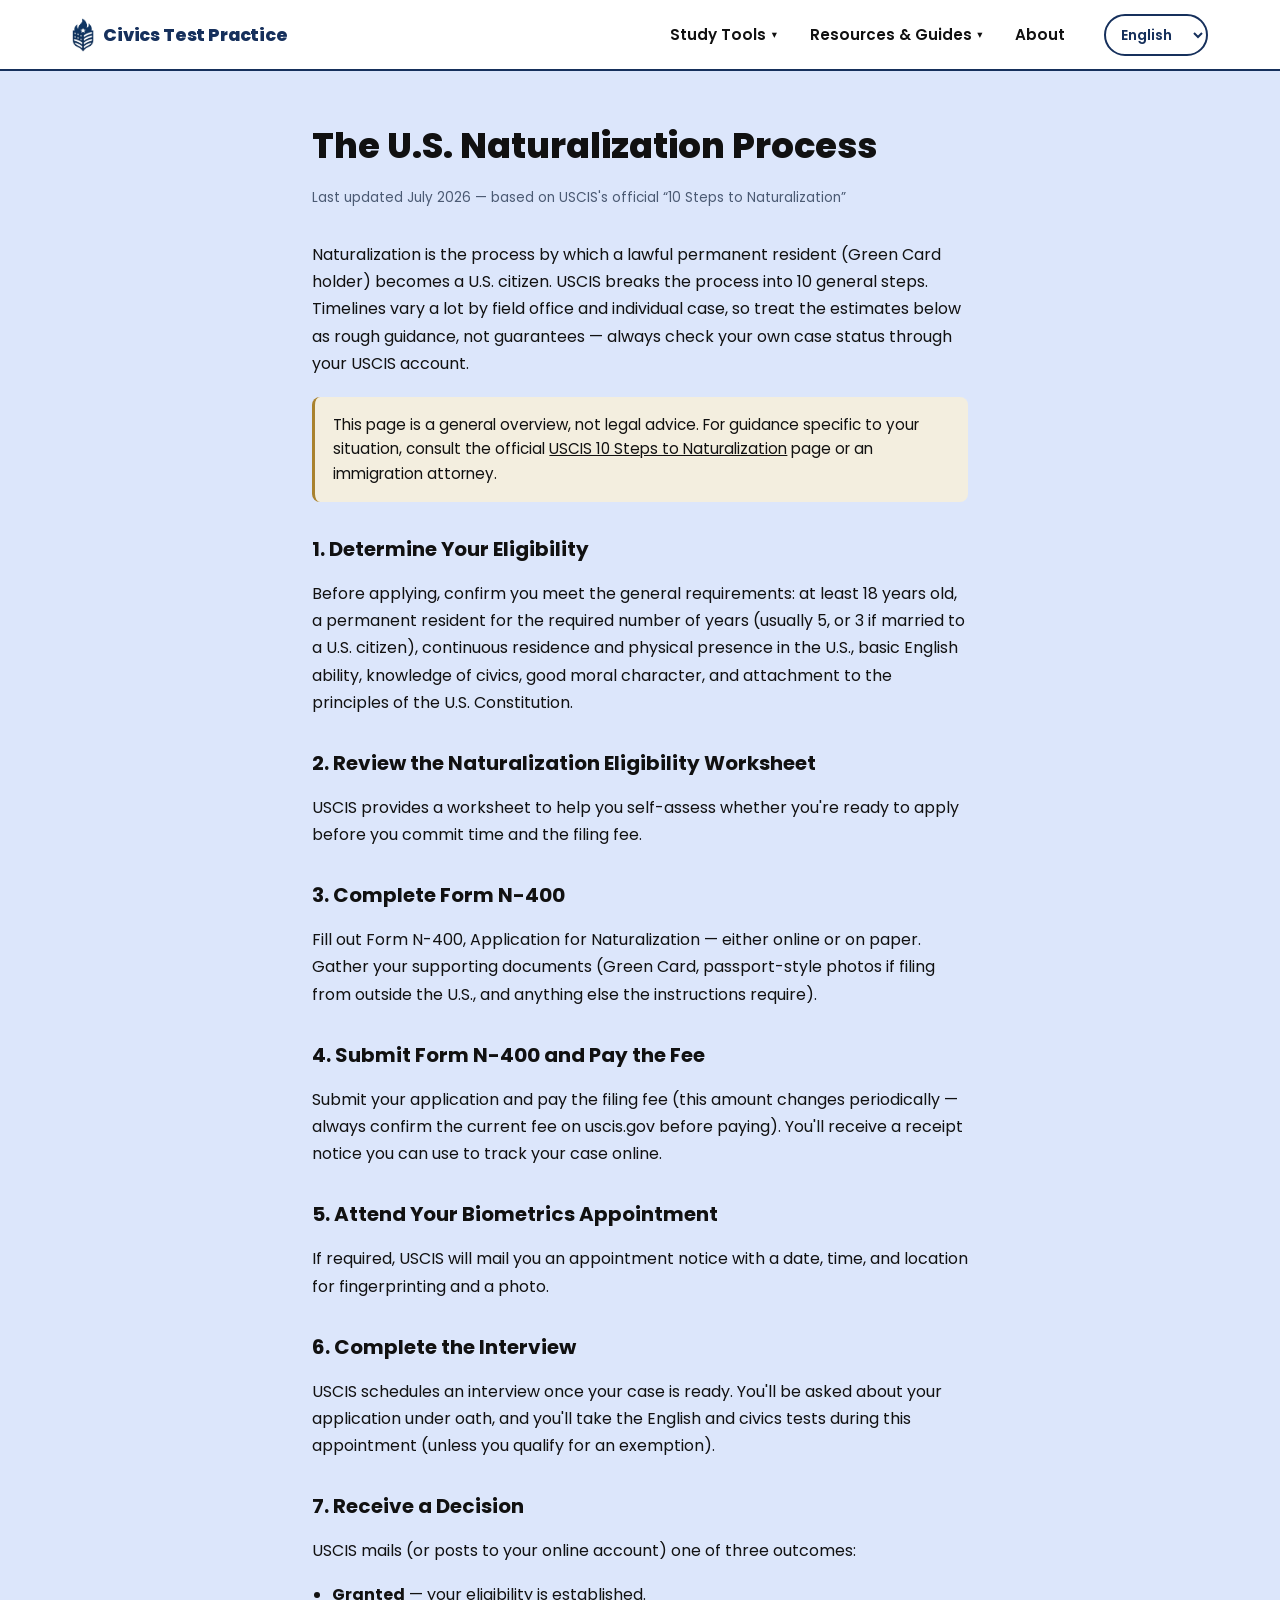
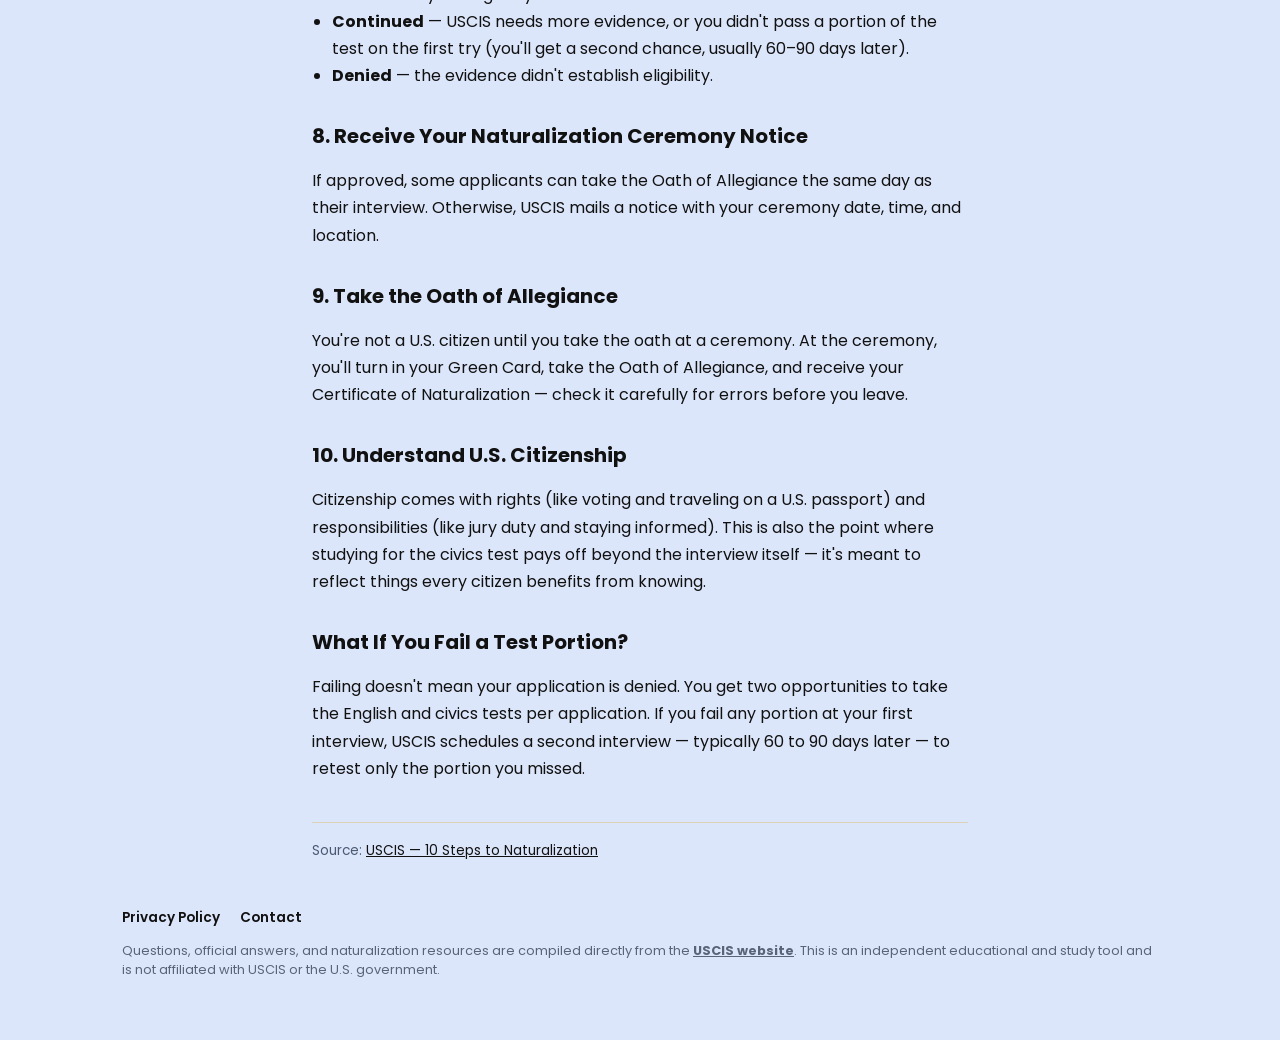
<file: process.html>
<!DOCTYPE html>
<html lang="en">
<head>
  <meta charset="UTF-8" />
  <meta name="viewport" content="width=device-width, initial-scale=1.0" />
  <title>Naturalization Process &mdash; Civics Test Practice</title>

  <link rel="preconnect" href="https://fonts.googleapis.com">
  <link href="https://fonts.googleapis.com/css2?family=Poppins:wght@400;500;600;700;800&display=swap" rel="stylesheet">
  <link rel="stylesheet" href="style.css" />

  <script>
  // If you set the developer_mode flag in your console, tracking turns off completely
  if (localStorage.getItem('developer_mode') === 'true') {
    window['ga-disable-G-DH69FR63HZ'] = true; 
  }
  </script>
  <script async src="https://www.googletagmanager.com/gtag/js?id=G-DH69FR63HZ"></script>
  <script>
    window.dataLayer = window.dataLayer || [];
    function gtag(){dataLayer.push(arguments);}
    gtag('js', new Date());
    gtag('config', 'G-DH69FR63HZ');
  </script>
  <script async src="https://pagead2.googlesyndication.com/pagead/js/adsbygoogle.js?client=ca-pub-1630503603645187"
     crossorigin="anonymous">
  </script>
</head>
<body>

  <header class="site-nav">
    <div class="site-nav-inner">
      <a class="site-logo" href="index.html">
        <img src="logo-icon.png" alt="" class="site-logo-icon" />
        <span class="site-logo-text">Civics Test Practice</span>
      </a>

      <nav class="site-nav-links" id="siteNavLinks">
        <div class="nav-dropdown">
          <button class="nav-dropdown-trigger" type="button" aria-expanded="false">
            <span data-i18n="nav.studyTools">Study Tools</span> <span class="nav-caret">&#9662;</span>
          </button>
          <div class="nav-dropdown-menu">
            <a href="index.html#flashcards" class="nav-dropdown-item">
              <span class="nav-item-title" data-i18n="nav.flashcards.title">Civics Flashcards</span>
              <span class="nav-item-sub" data-i18n="nav.flashcards.sub">Master the questions with active recall</span>
            </a>
            <a href="index.html#quiz" class="nav-dropdown-item">
              <span class="nav-item-title" data-i18n="nav.quiz.title">Civics Quiz Mode</span>
              <span class="nav-item-sub" data-i18n="nav.quiz.sub">Test your knowledge with mock exams</span>
            </a>
            <a href="english-practice.html" class="nav-dropdown-item">
              <span class="nav-item-title" data-i18n="nav.english.title">English Test Practice</span>
              <span class="nav-item-sub" data-i18n="nav.english.sub">Practice official reading and writing vocabulary</span>
            </a>
          </div>
        </div>

        <div class="nav-dropdown">
          <button class="nav-dropdown-trigger" type="button" aria-expanded="false">
            <span data-i18n="nav.resources">Resources &amp; Guides</span> <span class="nav-caret">&#9662;</span>
          </button>
          <div class="nav-dropdown-menu">
            <a href="process.html" class="nav-dropdown-item">
              <span class="nav-item-title" data-i18n="nav.process.title">Naturalization Process</span>
              <span class="nav-item-sub" data-i18n="nav.process.sub">Step-by-step guide from N-400 to Oath</span>
            </a>
            <a href="test-format.html" class="nav-dropdown-item">
              <span class="nav-item-title" data-i18n="nav.testFormat.title">Test Format &amp; Rules</span>
              <span class="nav-item-sub" data-i18n="nav.testFormat.sub">Understand passing scores, test formats, and exemptions</span>
            </a>
            <a href="resources.html" class="nav-dropdown-item">
              <span class="nav-item-title" data-i18n="nav.officialResources.title">Official USCIS Resources</span>
              <span class="nav-item-sub" data-i18n="nav.officialResources.sub">Access official study booklets and materials</span>
            </a>
            <a href="faq.html" class="nav-dropdown-item">
              <span class="nav-item-title" data-i18n="nav.faq.title">FAQ</span>
              <span class="nav-item-sub" data-i18n="nav.faq.sub">Quick answers to common citizenship test questions</span>
            </a>
          </div>
        </div>

        <a class="nav-simple-link" href="about.html" data-i18n="nav.about">About</a>
      </nav>

      <div class="site-nav-right">
        <select id="languageSelect" class="lang-select" aria-label="Choose language">
          <option value="en">English</option>
          <option value="es">Español</option>
        </select>
      </div>

      <button class="nav-hamburger" id="navHamburger" type="button" aria-label="Open menu" aria-expanded="false">
        <span></span><span></span><span></span>
      </button>
    </div>
  </header>

  <div class="content-page">
    <h1>The U.S. Naturalization Process</h1>
    <p class="updated-note">Last updated July 2026 &mdash; based on USCIS's official &ldquo;10 Steps to Naturalization&rdquo;</p>

    <p>Naturalization is the process by which a lawful permanent resident (Green Card holder) becomes a U.S. citizen. USCIS breaks the process into 10 general steps. Timelines vary a lot by field office and individual case, so treat the estimates below as rough guidance, not guarantees &mdash; always check your own case status through your USCIS account.</p>

    <div class="callout">
      This page is a general overview, not legal advice. For guidance specific to your situation, consult the official <a href="https://www.uscis.gov/citizenship/learn-about-citizenship/10-steps-to-naturalization" target="_blank" rel="noopener">USCIS 10 Steps to Naturalization</a> page or an immigration attorney.
    </div>

    <h2>1. Determine Your Eligibility</h2>
    <p>Before applying, confirm you meet the general requirements: at least 18 years old, a permanent resident for the required number of years (usually 5, or 3 if married to a U.S. citizen), continuous residence and physical presence in the U.S., basic English ability, knowledge of civics, good moral character, and attachment to the principles of the U.S. Constitution.</p>

    <h2>2. Review the Naturalization Eligibility Worksheet</h2>
    <p>USCIS provides a worksheet to help you self-assess whether you're ready to apply before you commit time and the filing fee.</p>

    <h2>3. Complete Form N-400</h2>
    <p>Fill out Form N-400, Application for Naturalization &mdash; either online or on paper. Gather your supporting documents (Green Card, passport-style photos if filing from outside the U.S., and anything else the instructions require).</p>

    <h2>4. Submit Form N-400 and Pay the Fee</h2>
    <p>Submit your application and pay the filing fee (this amount changes periodically &mdash; always confirm the current fee on uscis.gov before paying). You'll receive a receipt notice you can use to track your case online.</p>

    <h2>5. Attend Your Biometrics Appointment</h2>
    <p>If required, USCIS will mail you an appointment notice with a date, time, and location for fingerprinting and a photo.</p>

    <h2>6. Complete the Interview</h2>
    <p>USCIS schedules an interview once your case is ready. You'll be asked about your application under oath, and you'll take the English and civics tests during this appointment (unless you qualify for an exemption).</p>

    <h2>7. Receive a Decision</h2>
    <p>USCIS mails (or posts to your online account) one of three outcomes:</p>
    <ul>
      <li><strong>Granted</strong> &mdash; your eligibility is established.</li>
      <li><strong>Continued</strong> &mdash; USCIS needs more evidence, or you didn't pass a portion of the test on the first try (you'll get a second chance, usually 60&ndash;90 days later).</li>
      <li><strong>Denied</strong> &mdash; the evidence didn't establish eligibility.</li>
    </ul>

    <h2>8. Receive Your Naturalization Ceremony Notice</h2>
    <p>If approved, some applicants can take the Oath of Allegiance the same day as their interview. Otherwise, USCIS mails a notice with your ceremony date, time, and location.</p>

    <h2>9. Take the Oath of Allegiance</h2>
    <p>You're not a U.S. citizen until you take the oath at a ceremony. At the ceremony, you'll turn in your Green Card, take the Oath of Allegiance, and receive your Certificate of Naturalization &mdash; check it carefully for errors before you leave.</p>

    <h2>10. Understand U.S. Citizenship</h2>
    <p>Citizenship comes with rights (like voting and traveling on a U.S. passport) and responsibilities (like jury duty and staying informed). This is also the point where studying for the civics test pays off beyond the interview itself &mdash; it's meant to reflect things every citizen benefits from knowing.</p>

    <h2>What If You Fail a Test Portion?</h2>
    <p>Failing doesn't mean your application is denied. You get two opportunities to take the English and civics tests per application. If you fail any portion at your first interview, USCIS schedules a second interview &mdash; typically 60 to 90 days later &mdash; to retest only the portion you missed.</p>

    <p class="source-note">Source: <a href="https://www.uscis.gov/citizenship/learn-about-citizenship/10-steps-to-naturalization" target="_blank" rel="noopener">USCIS &mdash; 10 Steps to Naturalization</a></p>
  </div>

  <footer class="site-footer">
    <nav class="footer-links">
      <a href="privacy.html" data-i18n="footer.privacy">Privacy Policy</a>
      <a href="contact.html" data-i18n="footer.contact">Contact</a>
    </nav>
    <p>Questions, official answers, and naturalization resources are compiled directly from the <a href="https://www.uscis.gov/citizenship" target="_blank" rel="noopener">USCIS website</a>. This is an independent educational and study tool and is not affiliated with USCIS or the U.S. government.</p>
  </footer>

  <script src="i18n.js"></script>
  <script src="nav.js"></script>
</body>
</html>
</file>
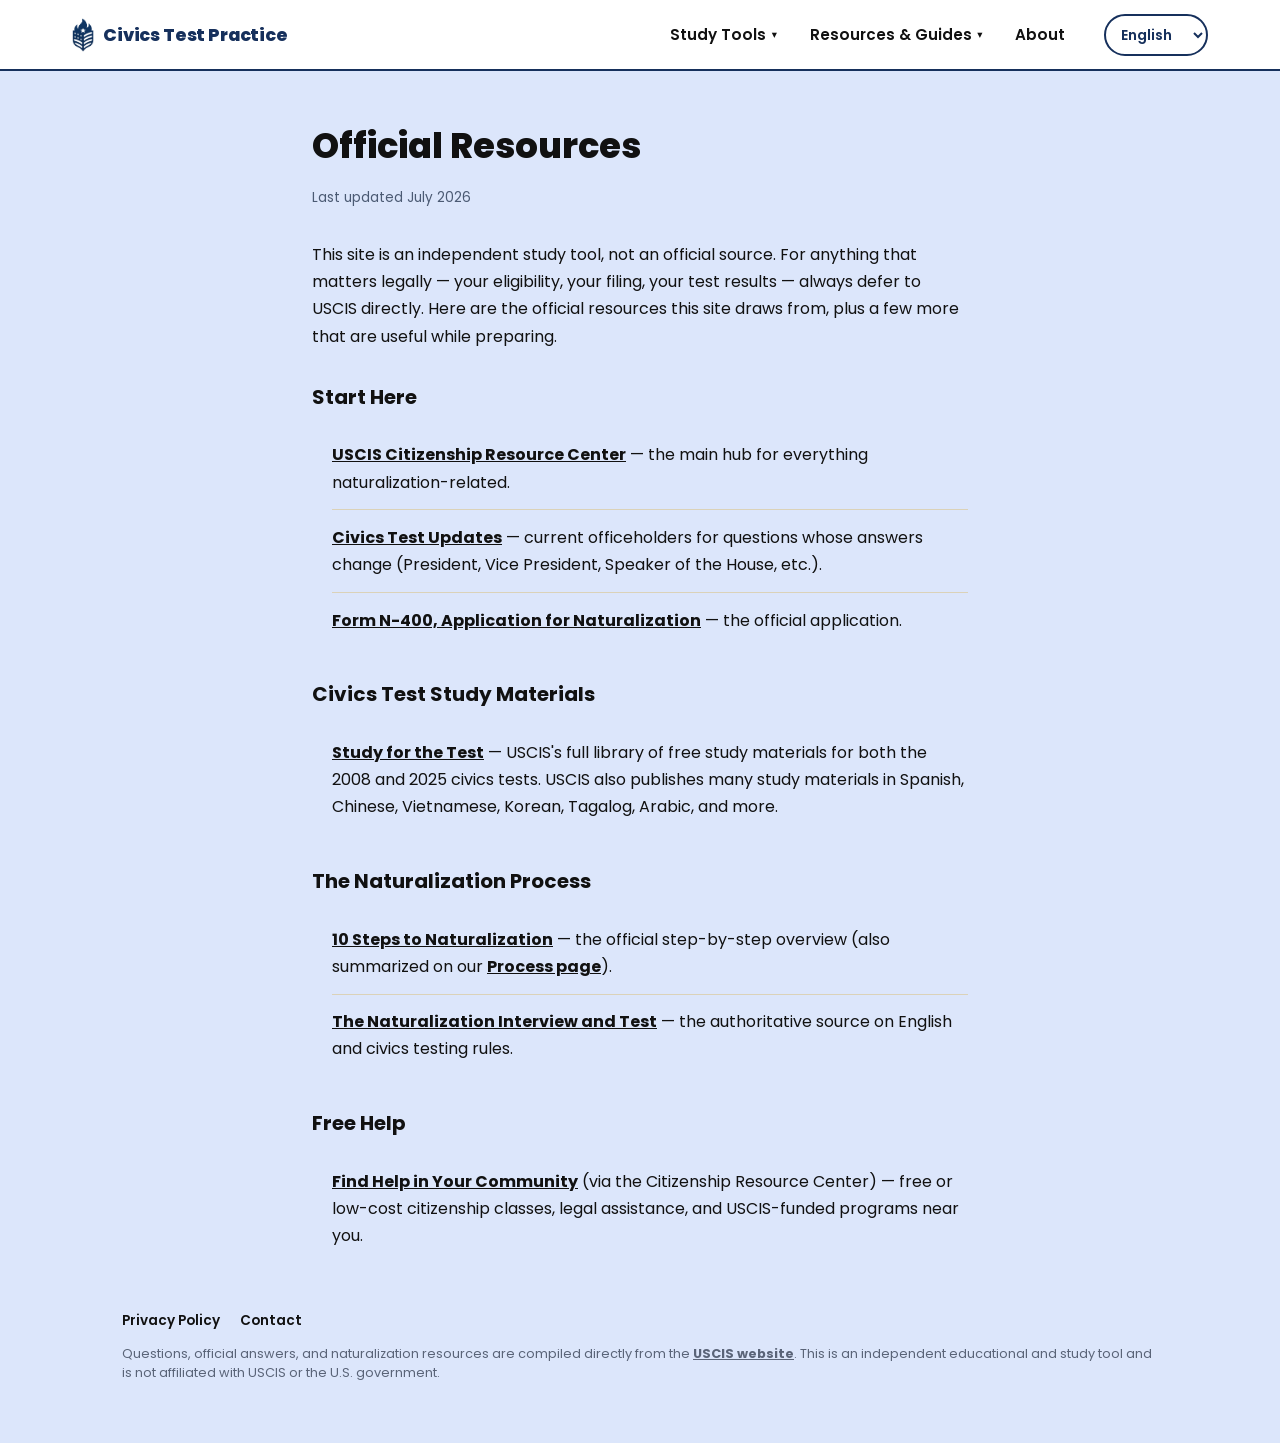
<file: resources.html>
<!DOCTYPE html>
<html lang="en">
<head>
  <meta charset="UTF-8" />
  <meta name="viewport" content="width=device-width, initial-scale=1.0" />
  <title>Official Resources &mdash; Civics Test Practice</title>

  <link rel="preconnect" href="https://fonts.googleapis.com">
  <link href="https://fonts.googleapis.com/css2?family=Poppins:wght@400;500;600;700;800&display=swap" rel="stylesheet">
  <link rel="stylesheet" href="style.css" />

  <script>
  // If you set the developer_mode flag in your console, tracking turns off completely
  if (localStorage.getItem('developer_mode') === 'true') {
    window['ga-disable-G-DH69FR63HZ'] = true; 
  }
  </script>
  <script async src="https://www.googletagmanager.com/gtag/js?id=G-DH69FR63HZ"></script>
  <script>
    window.dataLayer = window.dataLayer || [];
    function gtag(){dataLayer.push(arguments);}
    gtag('js', new Date());
    gtag('config', 'G-DH69FR63HZ');
  </script>
  <script async src="https://pagead2.googlesyndication.com/pagead/js/adsbygoogle.js?client=ca-pub-1630503603645187"
     crossorigin="anonymous">
  </script>
</head>
<body>

  <header class="site-nav">
    <div class="site-nav-inner">
      <a class="site-logo" href="index.html">
        <img src="logo-icon.png" alt="" class="site-logo-icon" />
        <span class="site-logo-text">Civics Test Practice</span>
      </a>

      <nav class="site-nav-links" id="siteNavLinks">
        <div class="nav-dropdown">
          <button class="nav-dropdown-trigger" type="button" aria-expanded="false">
            <span data-i18n="nav.studyTools">Study Tools</span> <span class="nav-caret">&#9662;</span>
          </button>
          <div class="nav-dropdown-menu">
            <a href="index.html#flashcards" class="nav-dropdown-item">
              <span class="nav-item-title" data-i18n="nav.flashcards.title">Civics Flashcards</span>
              <span class="nav-item-sub" data-i18n="nav.flashcards.sub">Master the questions with active recall</span>
            </a>
            <a href="index.html#quiz" class="nav-dropdown-item">
              <span class="nav-item-title" data-i18n="nav.quiz.title">Civics Quiz Mode</span>
              <span class="nav-item-sub" data-i18n="nav.quiz.sub">Test your knowledge with mock exams</span>
            </a>
            <a href="english-practice.html" class="nav-dropdown-item">
              <span class="nav-item-title" data-i18n="nav.english.title">English Test Practice</span>
              <span class="nav-item-sub" data-i18n="nav.english.sub">Practice official reading and writing vocabulary</span>
            </a>
          </div>
        </div>

        <div class="nav-dropdown">
          <button class="nav-dropdown-trigger" type="button" aria-expanded="false">
            <span data-i18n="nav.resources">Resources &amp; Guides</span> <span class="nav-caret">&#9662;</span>
          </button>
          <div class="nav-dropdown-menu">
            <a href="process.html" class="nav-dropdown-item">
              <span class="nav-item-title" data-i18n="nav.process.title">Naturalization Process</span>
              <span class="nav-item-sub" data-i18n="nav.process.sub">Step-by-step guide from N-400 to Oath</span>
            </a>
            <a href="test-format.html" class="nav-dropdown-item">
              <span class="nav-item-title" data-i18n="nav.testFormat.title">Test Format &amp; Rules</span>
              <span class="nav-item-sub" data-i18n="nav.testFormat.sub">Understand passing scores, test formats, and exemptions</span>
            </a>
            <a href="resources.html" class="nav-dropdown-item">
              <span class="nav-item-title" data-i18n="nav.officialResources.title">Official USCIS Resources</span>
              <span class="nav-item-sub" data-i18n="nav.officialResources.sub">Access official study booklets and materials</span>
            </a>
            <a href="faq.html" class="nav-dropdown-item">
              <span class="nav-item-title" data-i18n="nav.faq.title">FAQ</span>
              <span class="nav-item-sub" data-i18n="nav.faq.sub">Quick answers to common citizenship test questions</span>
            </a>
          </div>
        </div>

        <a class="nav-simple-link" href="about.html" data-i18n="nav.about">About</a>
      </nav>

      <div class="site-nav-right">
        <select id="languageSelect" class="lang-select" aria-label="Choose language">
          <option value="en">English</option>
          <option value="es">Español</option>
        </select>
      </div>

      <button class="nav-hamburger" id="navHamburger" type="button" aria-label="Open menu" aria-expanded="false">
        <span></span><span></span><span></span>
      </button>
    </div>
  </header>

  <div class="content-page">
    <h1>Official Resources</h1>
    <p class="updated-note">Last updated July 2026</p>

    <p>This site is an independent study tool, not an official source. For anything that matters legally &mdash; your eligibility, your filing, your test results &mdash; always defer to USCIS directly. Here are the official resources this site draws from, plus a few more that are useful while preparing.</p>

    <h2>Start Here</h2>
    <ul class="resource-list">
      <li><a href="https://www.uscis.gov/citizenship" target="_blank" rel="noopener">USCIS Citizenship Resource Center</a> &mdash; the main hub for everything naturalization-related.</li>
      <li><a href="https://www.uscis.gov/citizenship/testupdates" target="_blank" rel="noopener">Civics Test Updates</a> &mdash; current officeholders for questions whose answers change (President, Vice President, Speaker of the House, etc.).</li>
      <li><a href="https://www.uscis.gov/n-400" target="_blank" rel="noopener">Form N-400, Application for Naturalization</a> &mdash; the official application.</li>
    </ul>

    <h2>Civics Test Study Materials</h2>
    <ul class="resource-list">
      <li><a href="https://www.uscis.gov/citizenship/find-study-materials-and-resources/study-for-the-test" target="_blank" rel="noopener">Study for the Test</a> &mdash; USCIS's full library of free study materials for both the 2008 and 2025 civics tests. USCIS also publishes many study materials in Spanish, Chinese, Vietnamese, Korean, Tagalog, Arabic, and more. </li>
    </ul>

    <h2>The Naturalization Process</h2>
    <ul class="resource-list">
      <li><a href="https://www.uscis.gov/citizenship/learn-about-citizenship/10-steps-to-naturalization" target="_blank" rel="noopener">10 Steps to Naturalization</a> &mdash; the official step-by-step overview (also summarized on our <a href="process.html">Process page</a>).</li>
      <li><a href="https://www.uscis.gov/citizenship/learn-about-citizenship/the-naturalization-interview-and-test" target="_blank" rel="noopener">The Naturalization Interview and Test</a> &mdash; the authoritative source on English and civics testing rules.</li>
    </ul>

    <h2>Free Help</h2>
    <ul class="resource-list">
      <li><a href="https://www.uscis.gov/citizenship" target="_blank" rel="noopener">Find Help in Your Community</a> (via the Citizenship Resource Center) &mdash; free or low-cost citizenship classes, legal assistance, and USCIS-funded programs near you.</li>
    </ul>

  </div>

  <footer class="site-footer">
    <nav class="footer-links">
      <a href="privacy.html" data-i18n="footer.privacy">Privacy Policy</a>
      <a href="contact.html" data-i18n="footer.contact">Contact</a>
    </nav>
    <p>Questions, official answers, and naturalization resources are compiled directly from the <a href="https://www.uscis.gov/citizenship" target="_blank" rel="noopener">USCIS website</a>. This is an independent educational and study tool and is not affiliated with USCIS or the U.S. government.</p>
  </footer>

  <script src="i18n.js"></script>
  <script src="nav.js"></script>
</body>
</html>
</file>
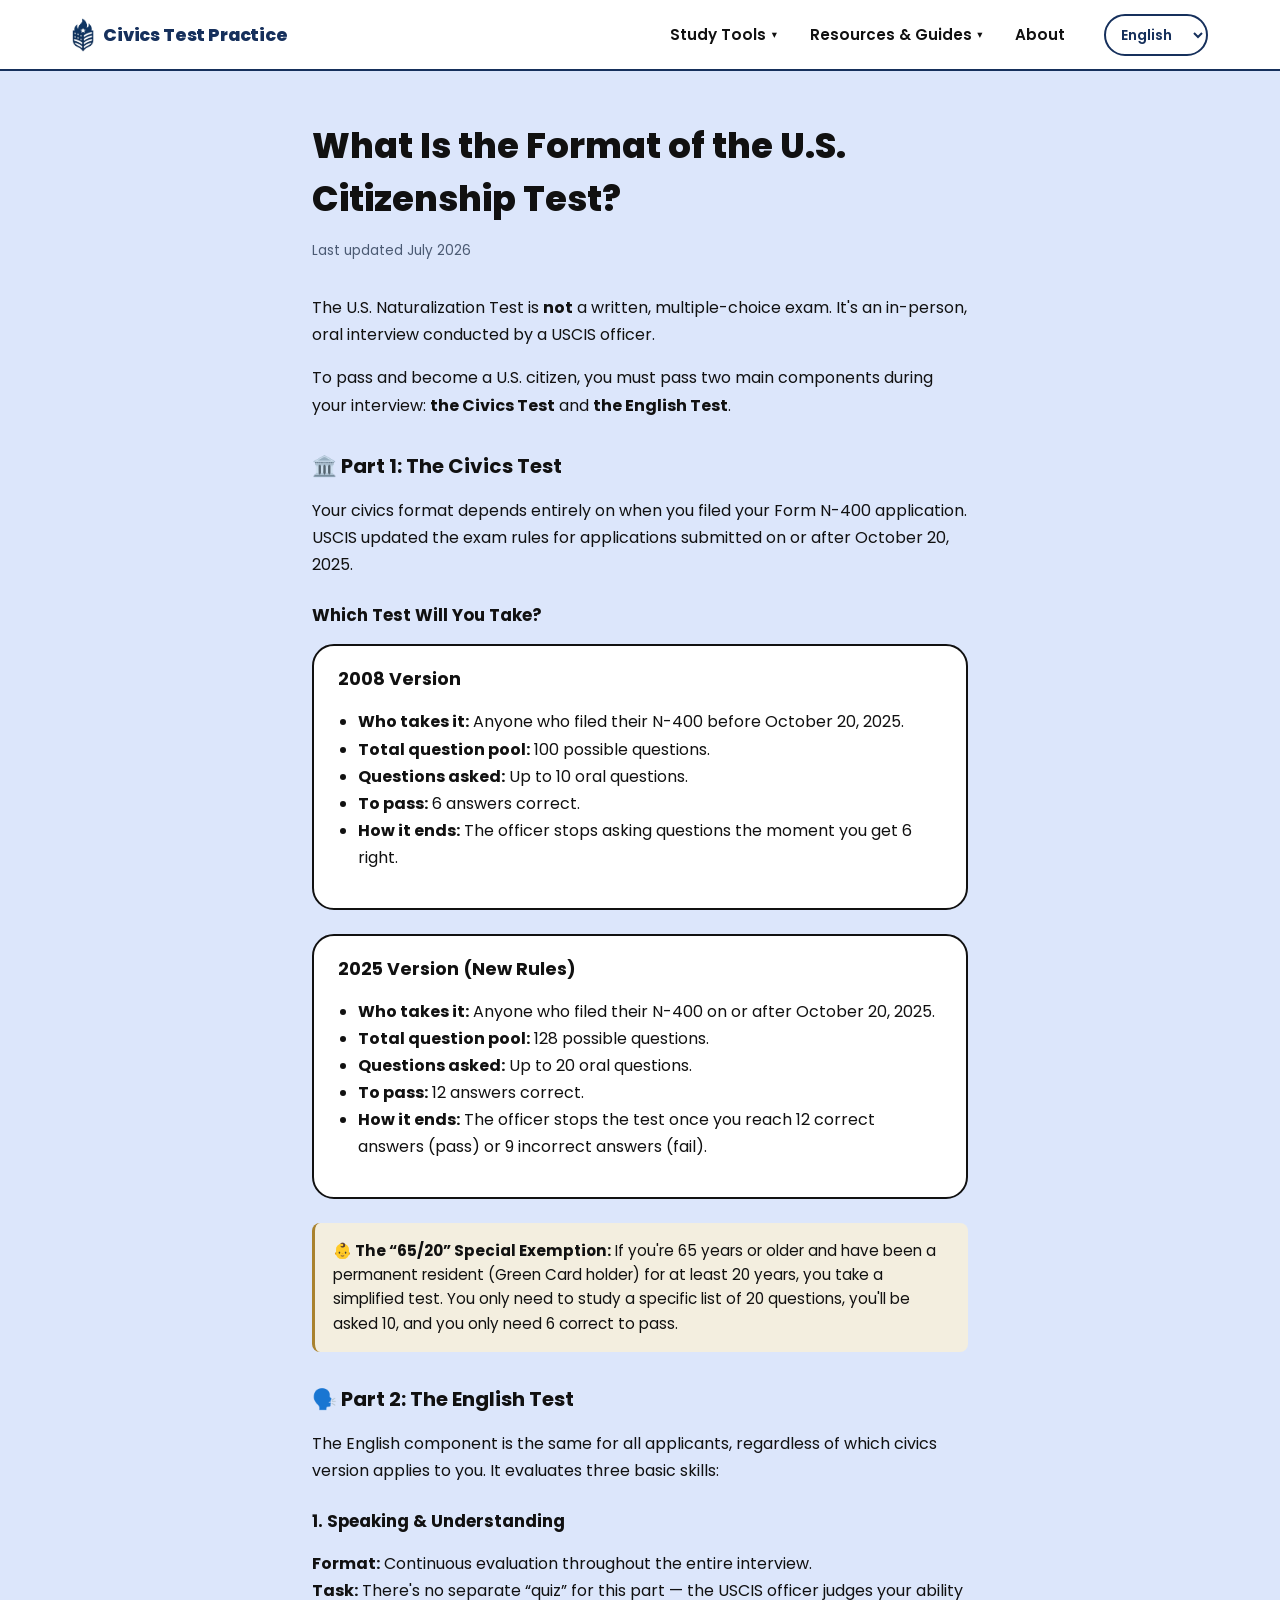
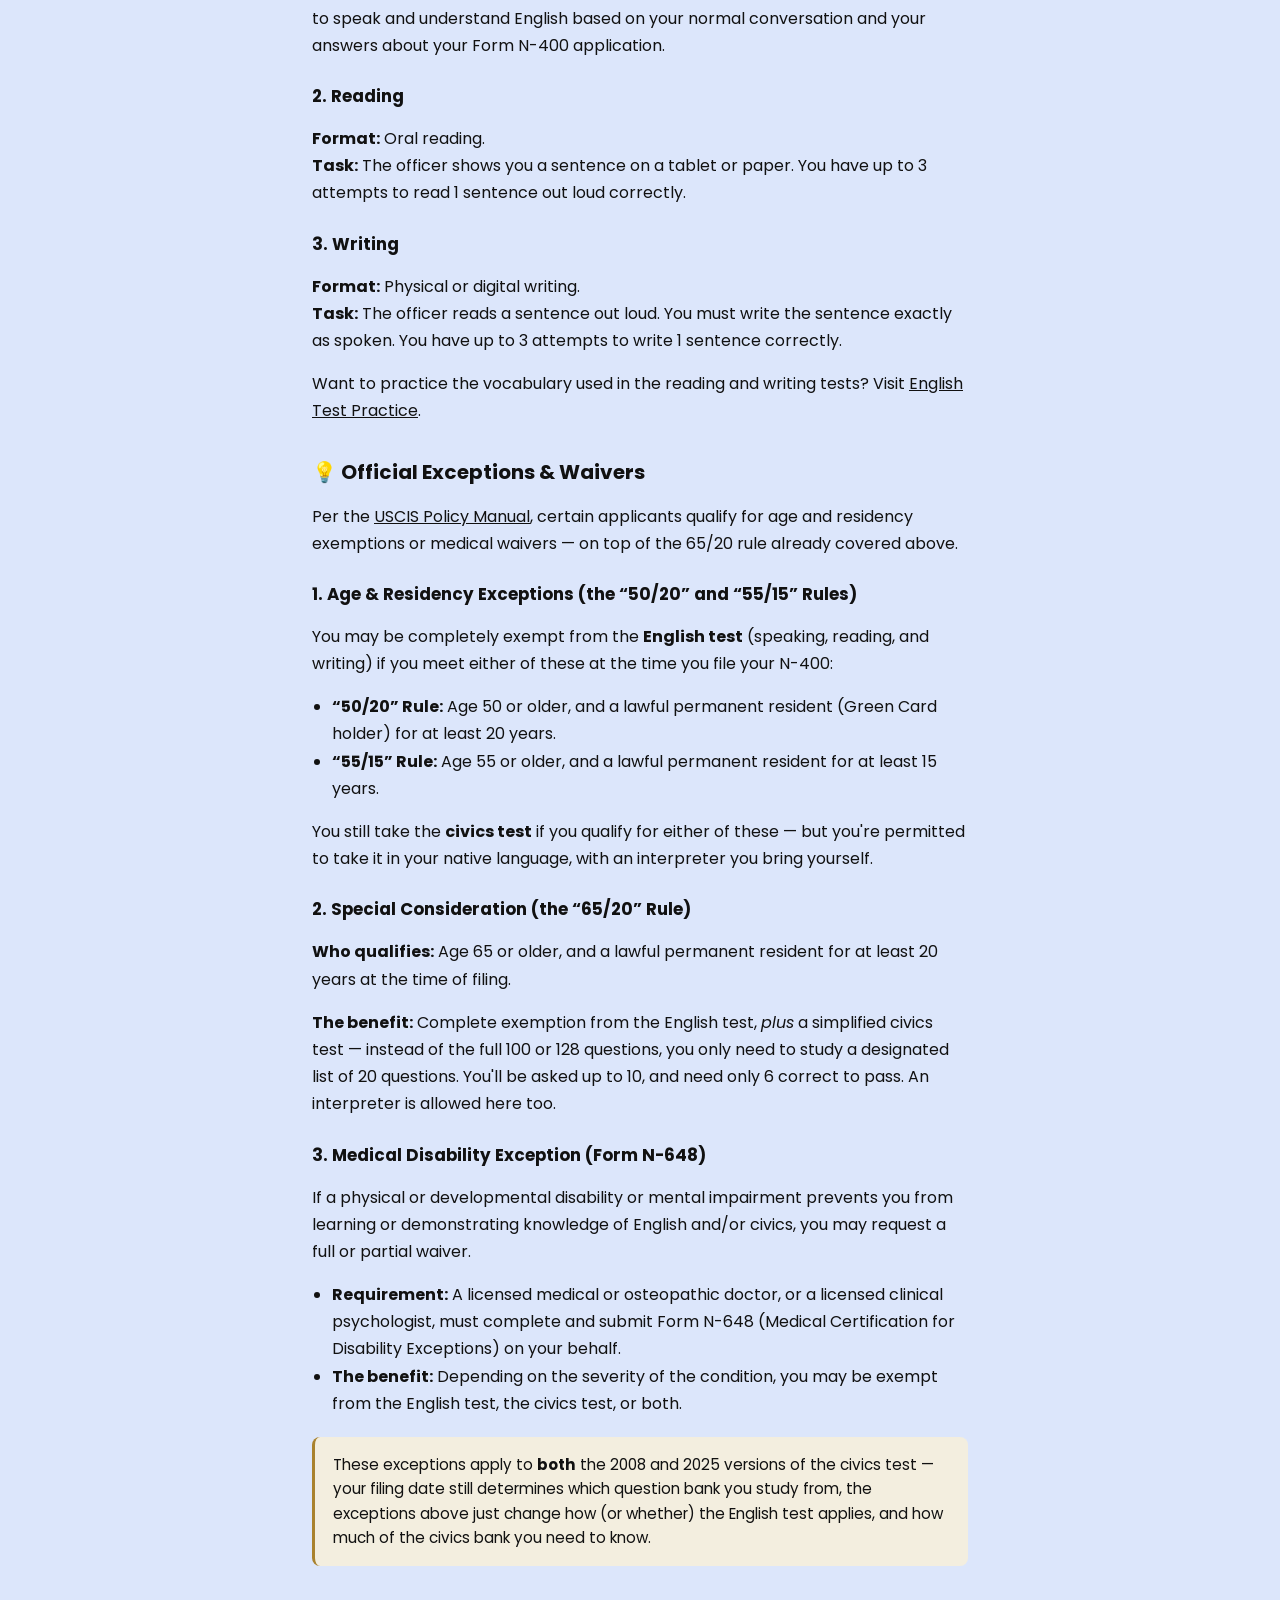
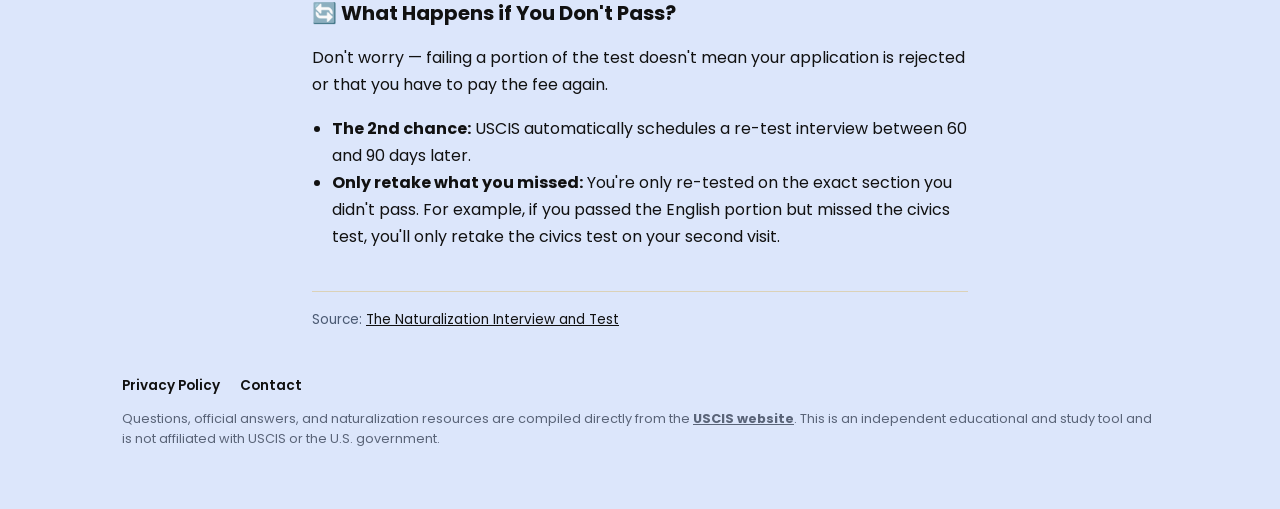
<file: test-format.html>
<!DOCTYPE html>
<html lang="en">
<head>
  <meta charset="UTF-8" />
  <meta name="viewport" content="width=device-width, initial-scale=1.0" />
  <title>Test Format &mdash; Civics Test Practice</title>

  <link rel="preconnect" href="https://fonts.googleapis.com">
  <link href="https://fonts.googleapis.com/css2?family=Poppins:wght@400;500;600;700;800&display=swap" rel="stylesheet">
  <link rel="stylesheet" href="style.css" />

  <script>
  // If you set the developer_mode flag in your console, tracking turns off completely
  if (localStorage.getItem('developer_mode') === 'true') {
    window['ga-disable-G-DH69FR63HZ'] = true; 
  }
  </script>
  <script async src="https://www.googletagmanager.com/gtag/js?id=G-DH69FR63HZ"></script>
  <script>
    window.dataLayer = window.dataLayer || [];
    function gtag(){dataLayer.push(arguments);}
    gtag('js', new Date());
    gtag('config', 'G-DH69FR63HZ');
  </script>
  <script async src="https://pagead2.googlesyndication.com/pagead/js/adsbygoogle.js?client=ca-pub-1630503603645187"
     crossorigin="anonymous">
  </script>
</head>
<body>

  <header class="site-nav">
    <div class="site-nav-inner">
      <a class="site-logo" href="index.html">
        <img src="logo-icon.png" alt="" class="site-logo-icon" />
        <span class="site-logo-text">Civics Test Practice</span>
      </a>

      <nav class="site-nav-links" id="siteNavLinks">
        <div class="nav-dropdown">
          <button class="nav-dropdown-trigger" type="button" aria-expanded="false">
            <span data-i18n="nav.studyTools">Study Tools</span> <span class="nav-caret">&#9662;</span>
          </button>
          <div class="nav-dropdown-menu">
            <a href="index.html#flashcards" class="nav-dropdown-item">
              <span class="nav-item-title" data-i18n="nav.flashcards.title">Civics Flashcards</span>
              <span class="nav-item-sub" data-i18n="nav.flashcards.sub">Master the questions with active recall</span>
            </a>
            <a href="index.html#quiz" class="nav-dropdown-item">
              <span class="nav-item-title" data-i18n="nav.quiz.title">Civics Quiz Mode</span>
              <span class="nav-item-sub" data-i18n="nav.quiz.sub">Test your knowledge with mock exams</span>
            </a>
            <a href="english-practice.html" class="nav-dropdown-item">
              <span class="nav-item-title" data-i18n="nav.english.title">English Test Practice</span>
              <span class="nav-item-sub" data-i18n="nav.english.sub">Practice official reading and writing vocabulary</span>
            </a>
          </div>
        </div>

        <div class="nav-dropdown">
          <button class="nav-dropdown-trigger" type="button" aria-expanded="false">
            <span data-i18n="nav.resources">Resources &amp; Guides</span> <span class="nav-caret">&#9662;</span>
          </button>
          <div class="nav-dropdown-menu">
            <a href="process.html" class="nav-dropdown-item">
              <span class="nav-item-title" data-i18n="nav.process.title">Naturalization Process</span>
              <span class="nav-item-sub" data-i18n="nav.process.sub">Step-by-step guide from N-400 to Oath</span>
            </a>
            <a href="test-format.html" class="nav-dropdown-item">
              <span class="nav-item-title" data-i18n="nav.testFormat.title">Test Format &amp; Rules</span>
              <span class="nav-item-sub" data-i18n="nav.testFormat.sub">Understand passing scores, test formats, and exemptions</span>
            </a>
            <a href="resources.html" class="nav-dropdown-item">
              <span class="nav-item-title" data-i18n="nav.officialResources.title">Official USCIS Resources</span>
              <span class="nav-item-sub" data-i18n="nav.officialResources.sub">Access official study booklets and materials</span>
            </a>
            <a href="faq.html" class="nav-dropdown-item">
              <span class="nav-item-title" data-i18n="nav.faq.title">FAQ</span>
              <span class="nav-item-sub" data-i18n="nav.faq.sub">Quick answers to common citizenship test questions</span>
            </a>
          </div>
        </div>

        <a class="nav-simple-link" href="about.html" data-i18n="nav.about">About</a>
      </nav>

      <div class="site-nav-right">
        <select id="languageSelect" class="lang-select" aria-label="Choose language">
          <option value="en">English</option>
          <option value="es">Español</option>
        </select>
      </div>

      <button class="nav-hamburger" id="navHamburger" type="button" aria-label="Open menu" aria-expanded="false">
        <span></span><span></span><span></span>
      </button>
    </div>
  </header>

  <div class="content-page">
    <h1>What Is the Format of the U.S. Citizenship Test?</h1>
    <p class="updated-note">Last updated July 2026</p>

    <p>The U.S. Naturalization Test is <strong>not</strong> a written, multiple-choice exam. It's an in-person, oral interview conducted by a USCIS officer.</p>
    <p>To pass and become a U.S. citizen, you must pass two main components during your interview: <strong>the Civics Test</strong> and <strong>the English Test</strong>.</p>

    <h2>&#127963;&#65039; Part 1: The Civics Test</h2>
    <p>Your civics format depends entirely on when you filed your Form N-400 application. USCIS updated the exam rules for applications submitted on or after October 20, 2025.</p>

    <h3>Which Test Will You Take?</h3>

    <div class="format-card">
      <h4>2008 Version</h4>
      <ul>
        <li><strong>Who takes it:</strong> Anyone who filed their N-400 before October 20, 2025.</li>
        <li><strong>Total question pool:</strong> 100 possible questions.</li>
        <li><strong>Questions asked:</strong> Up to 10 oral questions.</li>
        <li><strong>To pass:</strong> 6 answers correct.</li>
        <li><strong>How it ends:</strong> The officer stops asking questions the moment you get 6 right.</li>
      </ul>
    </div>

    <div class="format-card">
      <h4>2025 Version (New Rules)</h4>
      <ul>
        <li><strong>Who takes it:</strong> Anyone who filed their N-400 on or after October 20, 2025.</li>
        <li><strong>Total question pool:</strong> 128 possible questions.</li>
        <li><strong>Questions asked:</strong> Up to 20 oral questions.</li>
        <li><strong>To pass:</strong> 12 answers correct.</li>
        <li><strong>How it ends:</strong> The officer stops the test once you reach 12 correct answers (pass) or 9 incorrect answers (fail).</li>
      </ul>
    </div>

    <div class="callout">
      <strong>&#128118; The &ldquo;65/20&rdquo; Special Exemption:</strong> If you're 65 years or older and have been a permanent resident (Green Card holder) for at least 20 years, you take a simplified test. You only need to study a specific list of 20 questions, you'll be asked 10, and you only need 6 correct to pass.
    </div>

    <h2>&#128483;&#65039; Part 2: The English Test</h2>
    <p>The English component is the same for all applicants, regardless of which civics version applies to you. It evaluates three basic skills:</p>

    <h3>1. Speaking &amp; Understanding</h3>
    <p><strong>Format:</strong> Continuous evaluation throughout the entire interview.<br>
    <strong>Task:</strong> There's no separate &ldquo;quiz&rdquo; for this part &mdash; the USCIS officer judges your ability to speak and understand English based on your normal conversation and your answers about your Form N-400 application.</p>

    <h3>2. Reading</h3>
    <p><strong>Format:</strong> Oral reading.<br>
    <strong>Task:</strong> The officer shows you a sentence on a tablet or paper. You have up to 3 attempts to read 1 sentence out loud correctly.</p>

    <h3>3. Writing</h3>
    <p><strong>Format:</strong> Physical or digital writing.<br>
    <strong>Task:</strong> The officer reads a sentence out loud. You must write the sentence exactly as spoken. You have up to 3 attempts to write 1 sentence correctly.</p>

    <p>Want to practice the vocabulary used in the reading and writing tests? Visit <a href="english-practice.html">English Test Practice</a>.</p>

    <h2>&#128161; Official Exceptions &amp; Waivers</h2>
    <p>Per the <a href="https://www.uscis.gov/policy-manual/volume-12-part-e-chapter-2" target="_blank" rel="noopener">USCIS Policy Manual</a>, certain applicants qualify for age and residency exemptions or medical waivers &mdash; on top of the 65/20 rule already covered above.</p>

    <h3>1. Age &amp; Residency Exceptions (the &ldquo;50/20&rdquo; and &ldquo;55/15&rdquo; Rules)</h3>
    <p>You may be completely exempt from the <strong>English test</strong> (speaking, reading, and writing) if you meet either of these at the time you file your N-400:</p>
    <ul>
      <li><strong>&ldquo;50/20&rdquo; Rule:</strong> Age 50 or older, and a lawful permanent resident (Green Card holder) for at least 20 years.</li>
      <li><strong>&ldquo;55/15&rdquo; Rule:</strong> Age 55 or older, and a lawful permanent resident for at least 15 years.</li>
    </ul>
    <p>You still take the <strong>civics test</strong> if you qualify for either of these &mdash; but you're permitted to take it in your native language, with an interpreter you bring yourself.</p>

    <h3>2. Special Consideration (the &ldquo;65/20&rdquo; Rule)</h3>
    <p><strong>Who qualifies:</strong> Age 65 or older, and a lawful permanent resident for at least 20 years at the time of filing.</p>
    <p><strong>The benefit:</strong> Complete exemption from the English test, <em>plus</em> a simplified civics test &mdash; instead of the full 100 or 128 questions, you only need to study a designated list of 20 questions. You'll be asked up to 10, and need only 6 correct to pass. An interpreter is allowed here too.</p>

    <h3>3. Medical Disability Exception (Form N-648)</h3>
    <p>If a physical or developmental disability or mental impairment prevents you from learning or demonstrating knowledge of English and/or civics, you may request a full or partial waiver.</p>
    <ul>
      <li><strong>Requirement:</strong> A licensed medical or osteopathic doctor, or a licensed clinical psychologist, must complete and submit Form N-648 (Medical Certification for Disability Exceptions) on your behalf.</li>
      <li><strong>The benefit:</strong> Depending on the severity of the condition, you may be exempt from the English test, the civics test, or both.</li>
    </ul>

    <div class="callout">
      These exceptions apply to <strong>both</strong> the 2008 and 2025 versions of the civics test &mdash; your filing date still determines which question bank you study from, the exceptions above just change how (or whether) the English test applies, and how much of the civics bank you need to know.
    </div>

    <h2>&#128260; What Happens if You Don't Pass?</h2>
    <p>Don't worry &mdash; failing a portion of the test doesn't mean your application is rejected or that you have to pay the fee again.</p>
    <ul>
      <li><strong>The 2nd chance:</strong> USCIS automatically schedules a re-test interview between 60 and 90 days later.</li>
      <li><strong>Only retake what you missed:</strong> You're only re-tested on the exact section you didn't pass. For example, if you passed the English portion but missed the civics test, you'll only retake the civics test on your second visit.</li>
    </ul>

    <p class="source-note">Source: <a href="https://www.uscis.gov/citizenship/learn-about-citizenship/the-naturalization-interview-and-test" target="_blank" rel="noopener">The Naturalization Interview and Test
</a></p>
  </div>

  <footer class="site-footer">
    <nav class="footer-links">
      <a href="privacy.html" data-i18n="footer.privacy">Privacy Policy</a>
      <a href="contact.html" data-i18n="footer.contact">Contact</a>
    </nav>
      <p>Questions, official answers, and naturalization resources are compiled directly from the <a href="https://www.uscis.gov/citizenship" target="_blank" rel="noopener">USCIS website</a>. This is an independent educational and study tool and is not affiliated with USCIS or the U.S. government.</p>
  </footer>

  <script src="i18n.js"></script>
  <script src="nav.js"></script>
</body>
</html>
</file>
<file: style.css>
/* =========================================================================
   DESIGN TOKENS
   ========================================================================= */
:root {
  --bg: #DCE6FB;
  --card-bg: #FFFFFF;
  --ink: #111111;
  --ink-soft: #4B5A73;
  --gray-fill: #E9E9E9;
  --good: #3A6B3A;
  --bad: #A3312A;
  --navy: #16305C;
  --border-w: 2.5px;
  --radius-lg: 22px;
  --radius-pill: 999px;
  --font: "Poppins", system-ui, sans-serif;
}

* { box-sizing: border-box; }

body {
  margin: 0;
  font-family: var(--font);
  color: var(--ink);
  background: var(--bg);
  min-height: 100vh;
}

/* Belt-and-suspenders: [hidden] should ALWAYS win, no matter what other
   CSS exists elsewhere. This is what actually fixes "old view bleeding
   through" bugs — !important guarantees nothing else can override it. */
[hidden] { display: none !important; }

button, textarea { font-family: var(--font); }

/* =========================================================================
   LANDING VIEW
   ========================================================================= */
#landingView {
  min-height: 100vh;
  display: flex;
  align-items: center;
}

.landing-inner {
  max-width: 1100px;
  margin: 0 auto;
  padding: 2rem;
  display: flex;
  align-items: center;
  gap: 2.5rem;
  flex-wrap: wrap;
  width: 100%;
}

.landing-copy { flex: 1 1 380px; }

.landing-copy h1 {
  font-size: 3.4rem;
  font-weight: 800;
  line-height: 1.08;
  margin: 0 0 1.25rem;
  letter-spacing: -0.01em;
}

.landing-tagline { font-size: 1.15rem; color: var(--ink); margin: 0 0 2rem; }
.landing-buttons { display: flex; gap: 0.9rem; flex-wrap: wrap; }
.landing-btn { min-width: 200px; text-align: center; }
.landing-art { flex: 1 1 420px; max-width: 640px; height: auto; }

/* =========================================================================
   BUTTONS
   ========================================================================= */
.btn {
  font-weight: 600;
  font-size: 1rem;
  padding: 0.85rem 1.6rem;
  border-radius: var(--radius-pill);
  border: var(--border-w) solid var(--ink);
  cursor: pointer;
  background: var(--card-bg);
  color: var(--ink);
  transition: transform 0.12s ease;
}
.btn:hover { transform: translateY(-2px); }
.btn:active { transform: translateY(0); }
.btn:disabled { opacity: 0.45; cursor: not-allowed; transform: none; }
.btn:focus-visible { outline: 3px solid var(--ink); outline-offset: 2px; }

.btn-outline { background: var(--card-bg); }
.btn-gray { background: var(--gray-fill); }
.btn-dark { background: var(--ink); color: var(--card-bg); }

.version-badge {
  font-weight: 600;
  font-size: 0.85rem;
  border: var(--border-w) solid var(--ink);
  border-radius: var(--radius-pill);
  padding: 0.5rem 1rem;
  background: var(--card-bg);
  white-space: nowrap;
}

/* =========================================================================
   ONBOARDING
   ========================================================================= */
.onboard-view {
  min-height: 100vh;
  display: flex;
  align-items: center;
  justify-content: center;
  padding: 2rem;
}

.onboard-card {
  max-width: 560px;
  width: 100%;
  background: var(--card-bg);
  border: var(--border-w) solid var(--ink);
  border-radius: var(--radius-lg);
  padding: 2.5rem 2.5rem 2rem;
}

.onboard-eyebrow {
  display: block;
  font-weight: 700;
  font-size: 0.8rem;
  letter-spacing: 0.08em;
  text-transform: uppercase;
  color: var(--ink-soft);
  margin-bottom: 0.6rem;
}

.onboard-progress {
  width: 100%;
  height: 8px;
  background: var(--bg);
  border-radius: var(--radius-pill);
  overflow: hidden;
  margin-bottom: 1.5rem;
}
.onboard-progress-fill {
  height: 100%;
  background: var(--navy, var(--ink));
  border-radius: var(--radius-pill);
  transition: width 0.4s ease;
}

.onboard-card h1 {
  font-size: 1.6rem;
  font-weight: 800;
  line-height: 1.25;
  margin: 0 0 1.75rem;
}

.onboard-field {
  display: block;
  margin-bottom: 1.25rem;
}
.onboard-field span {
  display: block;
  font-weight: 600;
  font-size: 0.95rem;
  margin-bottom: 0.5rem;
}
.onboard-field input {
  width: 100%;
  font-family: var(--font);
  font-size: 1rem;
  padding: 0.75rem 1rem;
  border: var(--border-w) solid var(--ink);
  border-radius: 10px;
  color: var(--ink);
}
.onboard-field input:focus-visible { outline: 3px solid var(--ink); outline-offset: 2px; }

.onboard-why {
  background: #EAF1FE;
  border: 1.5px solid #C7D9F7;
  border-left: 4px solid var(--navy, #A9822E);
  border-radius: 10px;
  padding: 1rem 1.15rem;
  font-size: 0.9rem;
  line-height: 1.55;
  color: var(--ink-soft);
  margin-bottom: 1.5rem;
}
.onboard-why strong { color: var(--navy); }

.onboard-error {
  color: var(--bad);
  font-weight: 600;
  font-size: 0.9rem;
  margin: -0.75rem 0 1rem;
}

/* =========================================================================
   APP SHELL / TOPBAR
   ========================================================================= */
#appShell { max-width: 1100px; margin: 0 auto; padding: 3rem 2rem 3rem; }

.app-topbar {
  display: flex;
  justify-content: space-between;
  align-items: center;
  flex-wrap: wrap;
  gap: 1rem;
  margin-bottom: 2rem;
}
.app-topbar-no-home { justify-content: flex-end; }

.icon-btn {
  border: var(--border-w) solid var(--ink);
  background: var(--card-bg);
  border-radius: var(--radius-pill);
  padding: 0.55rem 1.1rem;
  font-weight: 600;
  cursor: pointer;
  text-decoration: none;
  color: var(--ink);
  display: inline-block;
}
.icon-btn:hover { transform: translateY(-1px); }

.topbar-controls { display: flex; align-items: center; gap: 0.9rem; flex-wrap: wrap; }

.topbar-controls select {
  font-family: var(--font);
  font-weight: 500;
  padding: 0.5rem 0.8rem;
  border-radius: var(--radius-pill);
  border: var(--border-w) solid var(--ink);
  background: var(--card-bg);
  color: var(--ink);
  width: 320px;
  max-width: 100%;
}

.pill-checkbox {
  display: flex;
  align-items: center;
  gap: 0.5rem;
  font-size: 0.9rem;
  font-weight: 500;
  border: var(--border-w) solid var(--ink);
  border-radius: var(--radius-pill);
  padding: 0.5rem 1rem;
  background: var(--card-bg);
  cursor: pointer;
}
.pill-checkbox input { width: 1rem; height: 1rem; }

/* =========================================================================
   SHARED CARD PIECES
   ========================================================================= */
.bookmark-btn {
  position: absolute;
  bottom: 18px;
  right: 22px;
  z-index: 2;
  background: none;
  border: none;
  font-size: 2.2rem;
  line-height: 1;
  color: var(--ink);
  cursor: pointer;
  opacity: 0.4;
  transition: opacity 0.12s ease, transform 0.12s ease, color 0.12s ease;
}
.bookmark-btn:hover { transform: scale(1.12); }
.bookmark-btn.is-bookmarked { opacity: 1; color: #FFC400; }
.bookmark-btn:focus-visible { outline: 3px solid var(--ink); outline-offset: 2px; }

.speak-btn {
  position: absolute;
  top: 18px;
  right: 22px;
  z-index: 2;
  background: none;
  border: none;
  font-size: 1.5rem;
  line-height: 1;
  cursor: pointer;
  opacity: 0.55;
  transition: opacity 0.12s ease, transform 0.12s ease;
}
.speak-btn:hover { opacity: 1; transform: scale(1.1); }
.speak-btn.is-speaking { opacity: 1; color: var(--bad); }
.speak-btn:focus-visible { outline: 3px solid var(--ink); outline-offset: 2px; }
.speak-btn-inline { position: static; font-size: 1.1rem; }
.answer-reveal-header { display: flex; align-items: center; justify-content: space-between; }

.big-text {
  font-size: 1.6rem;
  font-weight: 700;
  line-height: 1.35;
  margin: 0.5rem 0 0;
}

.eyebrow { font-weight: 700; font-size: 0.95rem; display: block; margin-bottom: 0.6rem; }

.a-badge {
  display: inline-flex;
  align-items: center;
  justify-content: center;
  width: 34px;
  height: 34px;
  border-radius: 50%;
  border: var(--border-w) solid var(--ink);
  font-weight: 700;
  background: var(--card-bg);
  margin-bottom: 0.75rem;
}

.deck-controls { display: flex; justify-content: center; gap: 0.7rem; flex-wrap: wrap; margin-top: 1.5rem; }
.nav-btn { min-width: 150px; text-align: center; }

/* =========================================================================
   FLASHCARD MODE — a single static card, content swaps on click.
   ========================================================================= */
.static-card {
  position: relative;
  border: var(--border-w) solid var(--ink);
  border-radius: var(--radius-lg);
  background: var(--card-bg);
  box-shadow: 0 14px 34px rgba(22, 48, 92, 0.16);
  height: 340px;
  padding: 2.5rem 2.25rem 3.25rem;
  cursor: pointer;
  overflow: visible; /* let the tag badge overflow above the border */
  display: flex;
  flex-direction: column;
  justify-content: center;
}

.tag {
  position: absolute;
  top: -18px;
  left: 24px;
  z-index: 2;
  background: var(--card-bg);
  border: var(--border-w) solid var(--ink);
  border-radius: var(--radius-pill);
  padding: 0.35rem 0.9rem;
  font-size: 0.8rem;
  font-weight: 700;
  letter-spacing: 0.04em;
}

/* Only the flashcard's two sliding faces need their own clipped viewport —
   everything else in .static-card (the tag badge, speak/bookmark buttons)
   stays outside it so they're never clipped. */
.card-face-viewport {
  position: absolute;
  inset: 0;
  overflow: hidden;
  border-radius: inherit;
}

.card-face {
  position: absolute;
  inset: 0;
  padding: 2.5rem 2.25rem 3.25rem;
  display: flex;
  flex-direction: column;
  justify-content: center;
  transition: transform 0.4s cubic-bezier(0.4, 0.1, 0.2, 1), opacity 0.3s ease;
}
.card-face.face-hidden-left { transform: translateX(-100%); opacity: 0; pointer-events: none; }
.card-face.face-hidden-right { transform: translateX(100%); opacity: 0; pointer-events: none; }
.card-face.no-anim { transition: none !important; }

.answer-list {
  list-style: none;
  padding: 0;
  margin: 0;
  font-size: 1.3rem;
  font-weight: 600;
}
.answer-list li { margin-bottom: 0.4rem; }
.answer-varies { color: var(--bad) !important; }

/* =========================================================================
   QUIZ MODE
   ========================================================================= */
.quiz-columns {
  display: grid;
  grid-template-columns: 1fr 1fr;
  gap: 1.75rem;
  align-items: start;
}

.q-card {
  position: relative;
  border: var(--border-w) solid var(--ink);
  border-radius: var(--radius-lg);
  background: var(--card-bg);
  padding: 2.5rem 2rem 2.5rem;
  height: 320px;
  display: flex;
  align-items: center;
}

.a-card {
  border: var(--border-w) solid var(--ink);
  border-radius: var(--radius-lg);
  background: var(--card-bg);
  padding: 1.75rem 2rem 2rem;
  display: flex;
  flex-direction: column;
}

.answer-input {
  width: 100%;
  min-height: 110px;
  resize: vertical;
  border: var(--border-w) solid var(--ink);
  border-radius: 14px;
  padding: 1rem;
  font-size: 1rem;
  font-family: var(--font);
  color: var(--ink);
  margin-bottom: 1rem;
}
.answer-input:focus-visible { outline: 3px solid var(--ink); outline-offset: 2px; }

#showAnswerBtn { margin-bottom: 1rem; }

.answer-reveal {
  border: var(--border-w) solid var(--ink);
  border-radius: 14px;
  padding: 1rem 1.1rem;
  margin: 0;
  background: #F3EEDF;
}
.answer-reveal ul { list-style: none; padding: 0; margin: 0; font-weight: 600; }
.answer-reveal li { margin-bottom: 0.3rem; }

/* =========================================================================
   COMPLETION VIEW
   ========================================================================= */
.completion-inner {
  display: flex;
  align-items: center;
  gap: 2.5rem;
  flex-wrap: wrap;
  padding: 3rem 0;
}
.completion-copy { flex: 1 1 380px; }
.trophy { font-size: 2.5rem; margin-bottom: 0.5rem; }
.completion-copy h2 { font-size: 2.1rem; font-weight: 800; line-height: 1.2; margin: 0 0 1.5rem; }
.completion-buttons { display: flex; gap: 0.8rem; flex-wrap: wrap; margin-bottom: 0.75rem; }
.completion-note { font-size: 0.9rem; color: var(--ink-soft); min-height: 1.2em; }
.completion-art { flex: 1 1 220px; max-width: 260px; height: auto; }

/* =========================================================================
   FOOTER
   ========================================================================= */
.site-footer {
  max-width: 1100px;
  margin: 0 auto;
  padding: 0 2rem 3rem;
  color: #5A6478;
  font-size: 0.8rem;
  line-height: 1.5;
}
.site-footer p a { color: #5A6478; font-weight: 700; text-decoration: underline; }

.footer-links {
  display: flex;
  gap: 1.25rem;
  flex-wrap: wrap;
  margin-bottom: 0.75rem;
}
.footer-links a {
  color: var(--ink);
  font-weight: 600;
  text-decoration: none;
  font-size: 0.85rem;
}
.footer-links a:hover { text-decoration: underline; }

/* =========================================================================
   SIMPLE CONTENT PAGES (About / Privacy / Contact)
   ========================================================================= */
.content-page {
  max-width: 720px;
  margin: 0 auto;
  padding: 3rem 2rem 2rem;
}
.content-page h1 {
  font-size: 2.2rem;
  font-weight: 800;
  margin: 0 0 0.5rem;
}
.content-page .updated-note {
  color: var(--ink-soft);
  font-size: 0.85rem;
  margin-bottom: 2rem;
}
.content-page h2 {
  font-size: 1.25rem;
  font-weight: 700;
  margin: 2rem 0 0.75rem;
}
.content-page p, .content-page li {
  font-size: 1rem;
  line-height: 1.7;
  color: var(--ink);
}
.content-page ul { padding-left: 1.25rem; }
.content-page a { color: var(--ink); }
.content-page .back-home {
  display: inline-block;
  margin-bottom: 2rem;
}
.content-page h3 {
  font-size: 1.05rem;
  font-weight: 700;
  margin: 1.5rem 0 0.5rem;
}
.content-page h4 {
  font-size: 1rem;
  font-weight: 700;
  margin: 0 0 0.75rem;
}
.content-page .source-note {
  margin-top: 2.5rem;
  padding-top: 1rem;
  border-top: 1px solid var(--paper-line, #DBD2B8);
  font-size: 0.85rem;
  color: var(--ink-soft);
}

.faq-item { margin-bottom: 1.75rem; }
.faq-item h2 { margin-top: 0; font-size: 1.1rem; }

.format-card {
  border: var(--border-w) solid var(--ink);
  border-radius: var(--radius-lg);
  padding: 1.25rem 1.5rem;
  margin: 1rem 0 1.5rem;
  background: var(--card-bg);
}
.format-card h4 { font-size: 1.1rem; }

.callout {
  background: #F3EEDF;
  border-left: 3px solid #A9822E;
  border-radius: 8px;
  padding: 1rem 1.15rem;
  margin: 1.25rem 0;
  font-size: 0.95rem;
  line-height: 1.6;
}

.resource-list { list-style: none; padding: 0; }
.resource-list li {
  padding: 0.85rem 0;
  border-bottom: 1px solid var(--paper-line, #DBD2B8);
}
.resource-list li:last-child { border-bottom: none; }
.resource-list a { font-weight: 700; }

.page-intro {
  font-size: 0.95rem;
  line-height: 1.6;
  color: var(--ink-soft);
  margin: 0 0 1.5rem;
}

/* =========================================================================
   RESPONSIVE
   ========================================================================= */
@media (max-width: 760px) {
  .landing-copy h1 { font-size: 2.3rem; }
  .quiz-columns { grid-template-columns: 1fr; }
  .static-card { height: 300px; }
  .big-text { font-size: 1.3rem; }
}

/* =========================================================================
   SITE HEADER / NAVIGATION
   Appears at the top of every page. Logo doubles as the home link (no
   separate "Home" nav item) per the site's navigation spec.
   ========================================================================= */
.site-nav {
  background: var(--card-bg);
  border-bottom: 2px solid var(--navy);
  position: sticky;
  top: 0;
  z-index: 100;
}

.site-nav-inner {
  max-width: 1200px;
  margin: 0 auto;
  padding: 0.85rem 2rem;
  display: flex;
  align-items: center;
  gap: 1.5rem;
}

.site-logo {
  display: flex;
  align-items: center;
  gap: 0.6rem;
  text-decoration: none;
  color: var(--navy);
  margin-right: auto;
  transition: opacity 0.2s ease;
}
.site-logo:hover { opacity: 0.75; }
.site-logo-icon { height: 34px; width: auto; display: block; }
.site-logo-text {
  font-weight: 800;
  font-size: 1.1rem;
  letter-spacing: -0.01em;
  white-space: nowrap;
}

.site-nav-links {
  display: flex;
  align-items: center;
  gap: 0.25rem;
}

.nav-simple-link {
  color: var(--ink);
  text-decoration: none;
  font-weight: 600;
  font-size: 0.95rem;
  padding: 0.6rem 0.9rem;
  border-radius: 8px;
  transition: background 0.2s ease, color 0.2s ease;
}
.nav-simple-link:hover { background: var(--bg); color: var(--navy); }

/* ---- Dropdowns ---- */
.nav-dropdown { position: relative; }

.nav-dropdown-trigger {
  display: flex;
  align-items: center;
  gap: 0.35rem;
  background: none;
  border: none;
  font-family: var(--font);
  color: var(--ink);
  font-weight: 600;
  font-size: 0.95rem;
  padding: 0.6rem 0.9rem;
  border-radius: 8px;
  cursor: pointer;
  transition: background 0.2s ease, color 0.2s ease;
}
.nav-dropdown-trigger:hover { background: var(--bg); color: var(--navy); }

.nav-caret {
  font-size: 0.65rem;
  transition: transform 0.2s ease;
  display: inline-block;
}
.nav-dropdown.is-open .nav-caret { transform: rotate(180deg); }

.nav-dropdown-menu {
  position: absolute;
  top: calc(100% + 10px);
  left: 0;
  min-width: 320px;
  background: var(--card-bg);
  border-radius: 14px;
  box-shadow: 0 16px 40px rgba(22, 48, 92, 0.18);
  border: 1px solid rgba(22, 48, 92, 0.08);
  padding: 0.6rem;
  opacity: 0;
  visibility: hidden;
  transform: translateY(-8px);
  transition: opacity 0.2s ease, transform 0.2s ease, visibility 0.2s;
}
.nav-dropdown.is-open .nav-dropdown-menu {
  opacity: 1;
  visibility: visible;
  transform: translateY(0);
}

.nav-dropdown-item {
  display: block;
  padding: 0.7rem 0.85rem;
  border-radius: 10px;
  text-decoration: none;
  color: var(--ink);
  transition: background 0.2s ease;
}
.nav-dropdown-item:hover { background: var(--bg); }

.nav-item-title {
  display: block;
  font-weight: 700;
  font-size: 0.95rem;
  color: var(--navy);
  margin-bottom: 0.15rem;
}
.nav-item-sub {
  display: block;
  font-size: 0.82rem;
  color: var(--ink-soft);
  line-height: 1.4;
}

.site-nav-right { display: flex; align-items: center; }
.lang-select {
  font-family: var(--font);
  font-weight: 600;
  font-size: 0.88rem;
  padding: 0.5rem 0.7rem;
  border-radius: var(--radius-pill);
  border: var(--border-w) solid var(--navy);
  background: var(--card-bg);
  color: var(--navy);
  cursor: pointer;
}
.nav-cta {
  text-decoration: none;
  white-space: nowrap;
}

/* ---- Mobile hamburger ---- */
.nav-hamburger {
  display: none;
  flex-direction: column;
  justify-content: center;
  gap: 5px;
  width: 40px;
  height: 40px;
  background: none;
  border: none;
  cursor: pointer;
  padding: 0;
}
.nav-hamburger span {
  display: block;
  height: 2.5px;
  width: 24px;
  background: var(--navy);
  border-radius: 2px;
  transition: transform 0.25s ease, opacity 0.25s ease;
}
.nav-hamburger.is-open span:nth-child(1) { transform: translateY(7.5px) rotate(45deg); }
.nav-hamburger.is-open span:nth-child(2) { opacity: 0; }
.nav-hamburger.is-open span:nth-child(3) { transform: translateY(-7.5px) rotate(-45deg); }

@media (max-width: 860px) {
  .nav-hamburger { display: flex; }

  .site-nav-links {
    position: fixed;
    top: 65px;
    left: 0;
    right: 0;
    bottom: 0;
    background: var(--card-bg);
    flex-direction: column;
    align-items: stretch;
    gap: 0;
    padding: 1rem;
    overflow-y: auto;
    transform: translateX(100%);
    transition: transform 0.25s ease;
  }
  .site-nav-links.is-open { transform: translateX(0); }

  .nav-simple-link, .nav-dropdown-trigger {
    width: 100%;
    justify-content: space-between;
    padding: 1rem 0.5rem;
    font-size: 1.05rem;
    border-bottom: 1px solid var(--bg);
    border-radius: 0;
  }

  .nav-dropdown-menu {
    position: static;
    box-shadow: none;
    border: none;
    min-width: 0;
    width: 100%;
    display: none;
    padding: 0 0 0.5rem 1rem;
    transform: none;
    opacity: 1;
    visibility: visible;
  }
  .nav-dropdown.is-open .nav-dropdown-menu { display: block; }

  .site-nav-right { margin-right: 0.25rem; }
}
</file>
